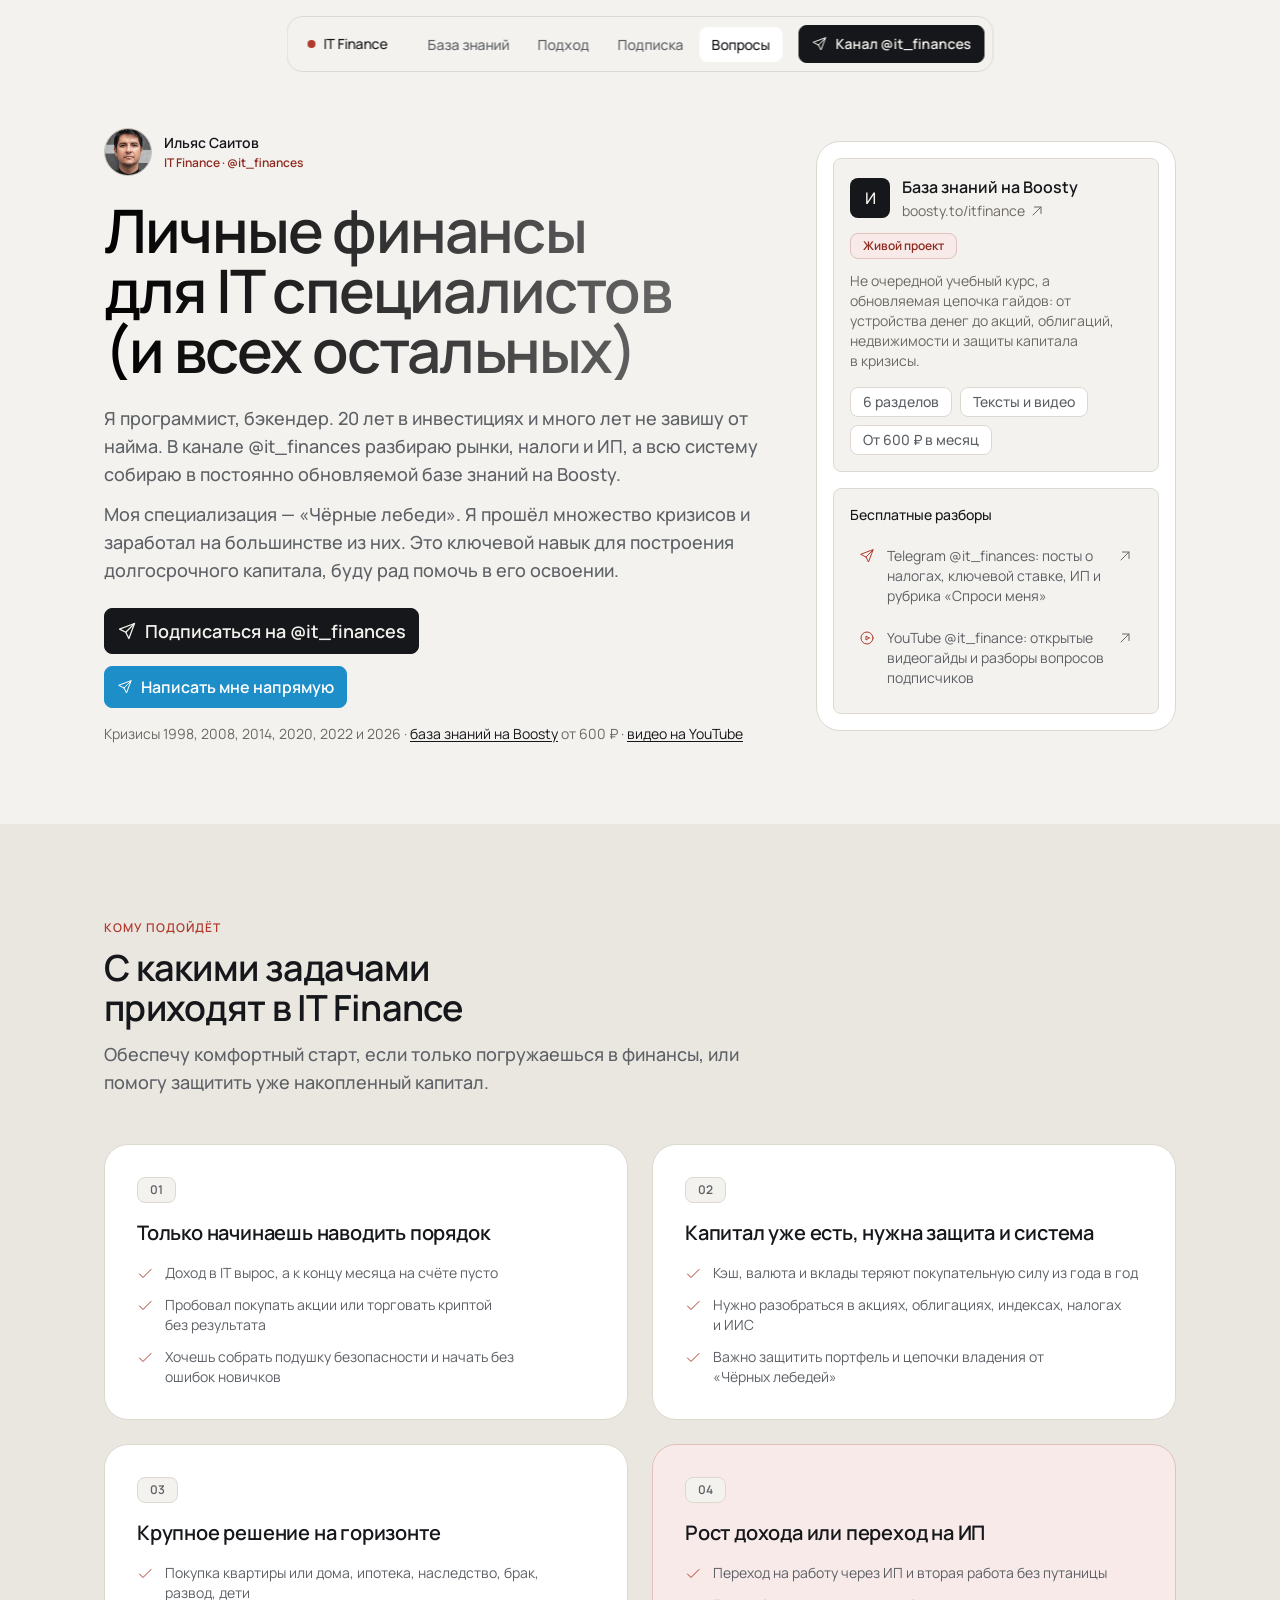
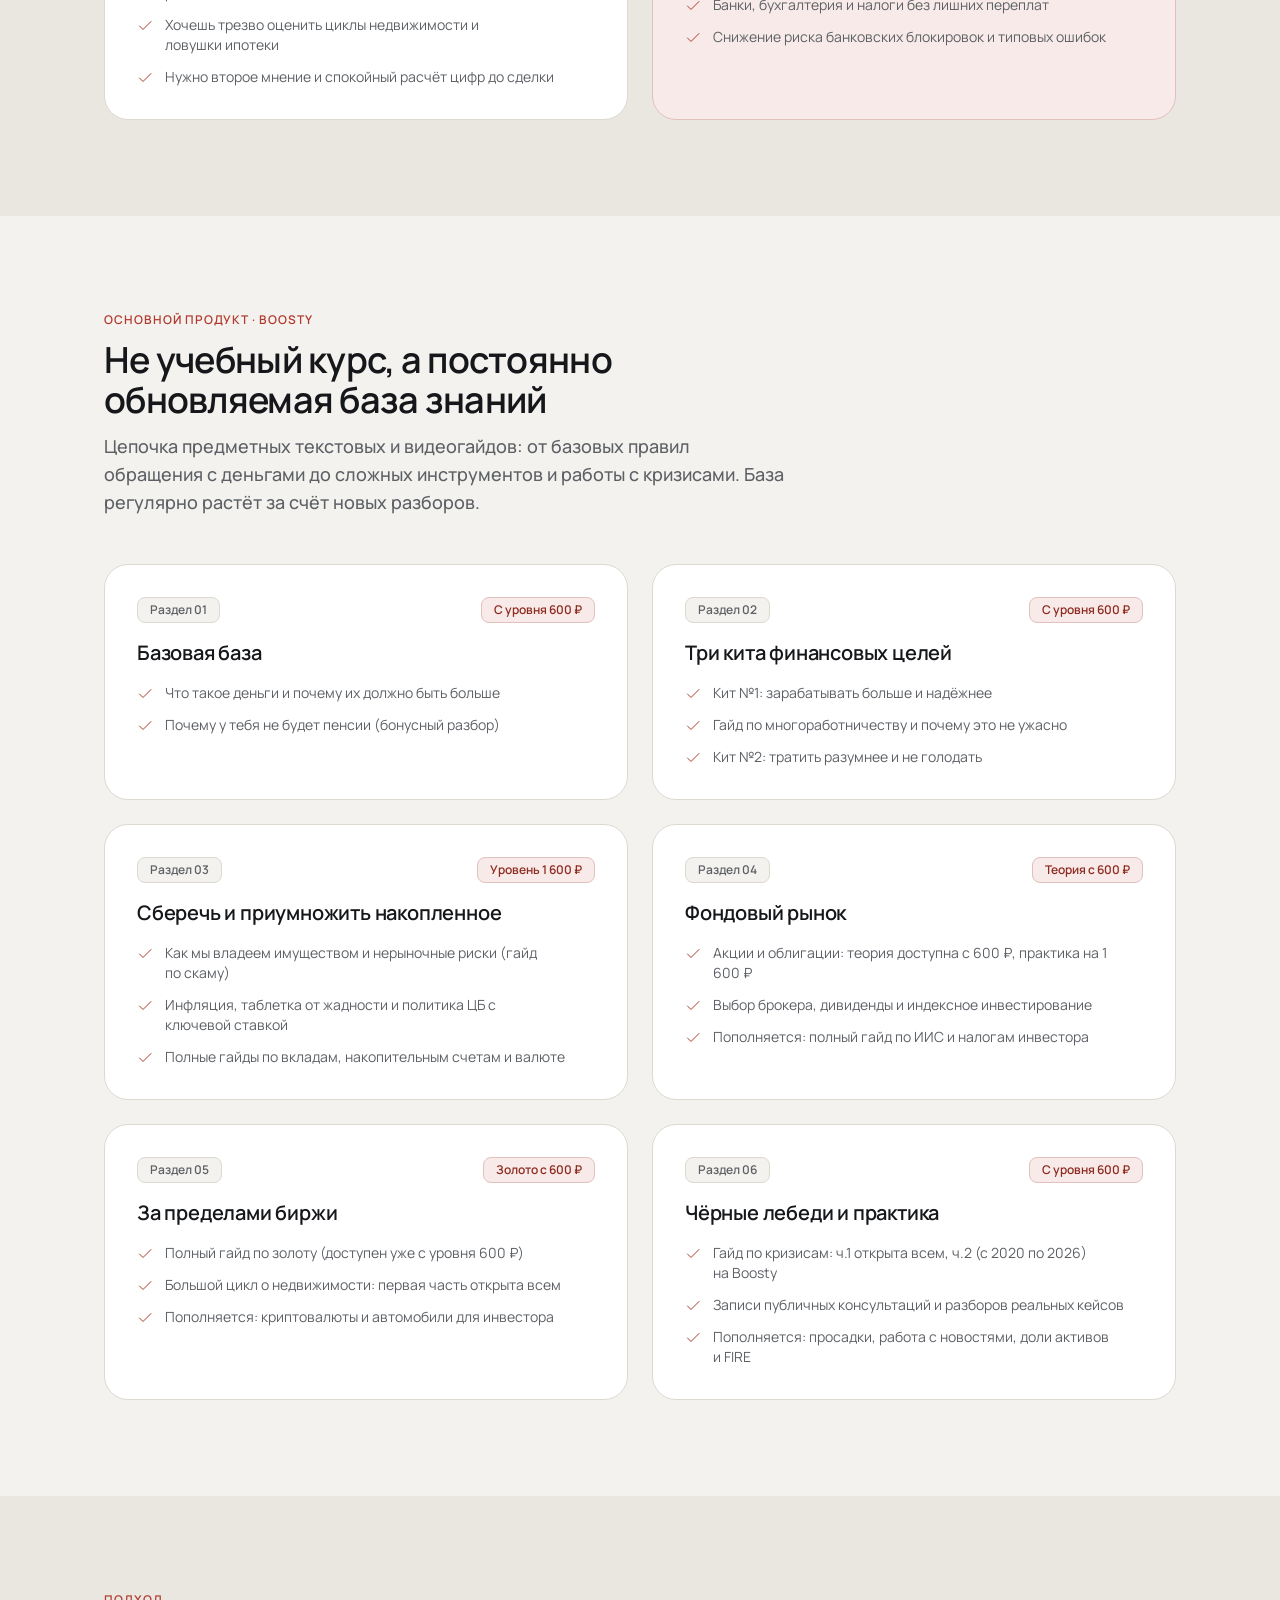
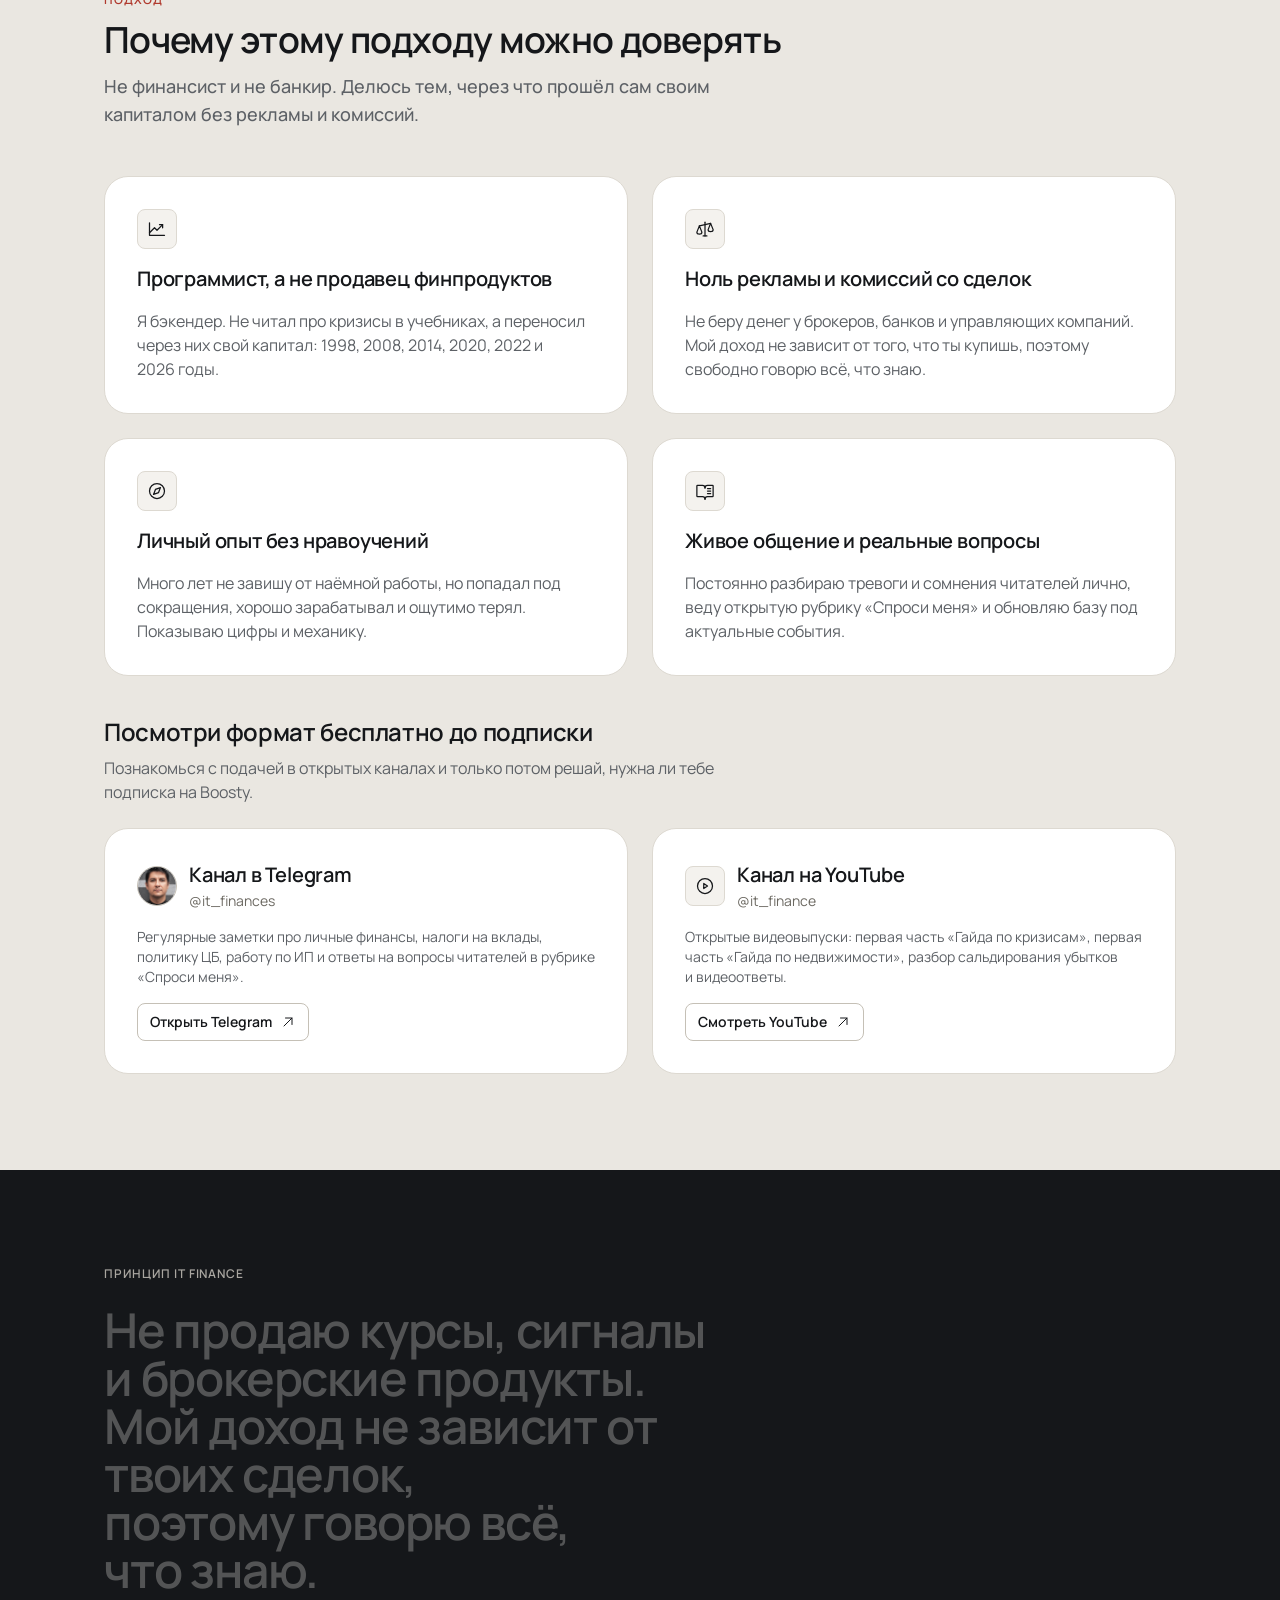
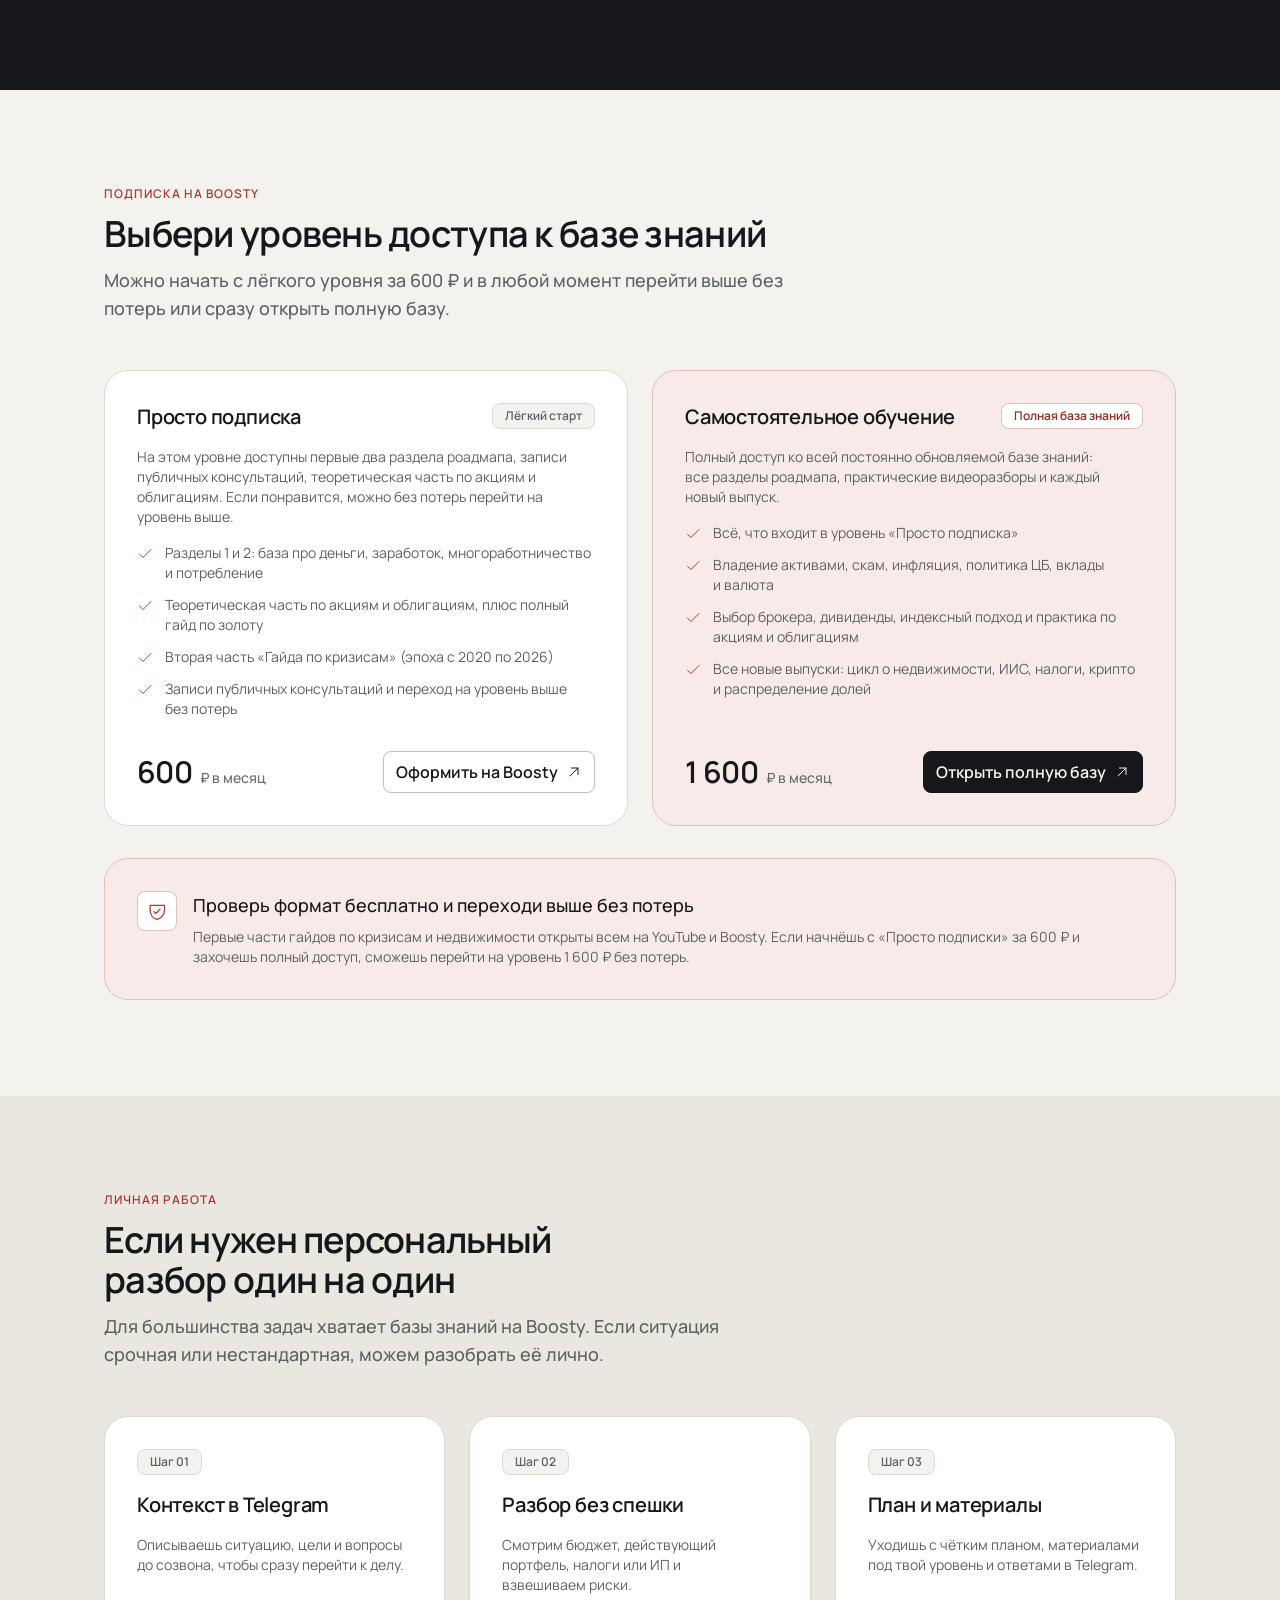
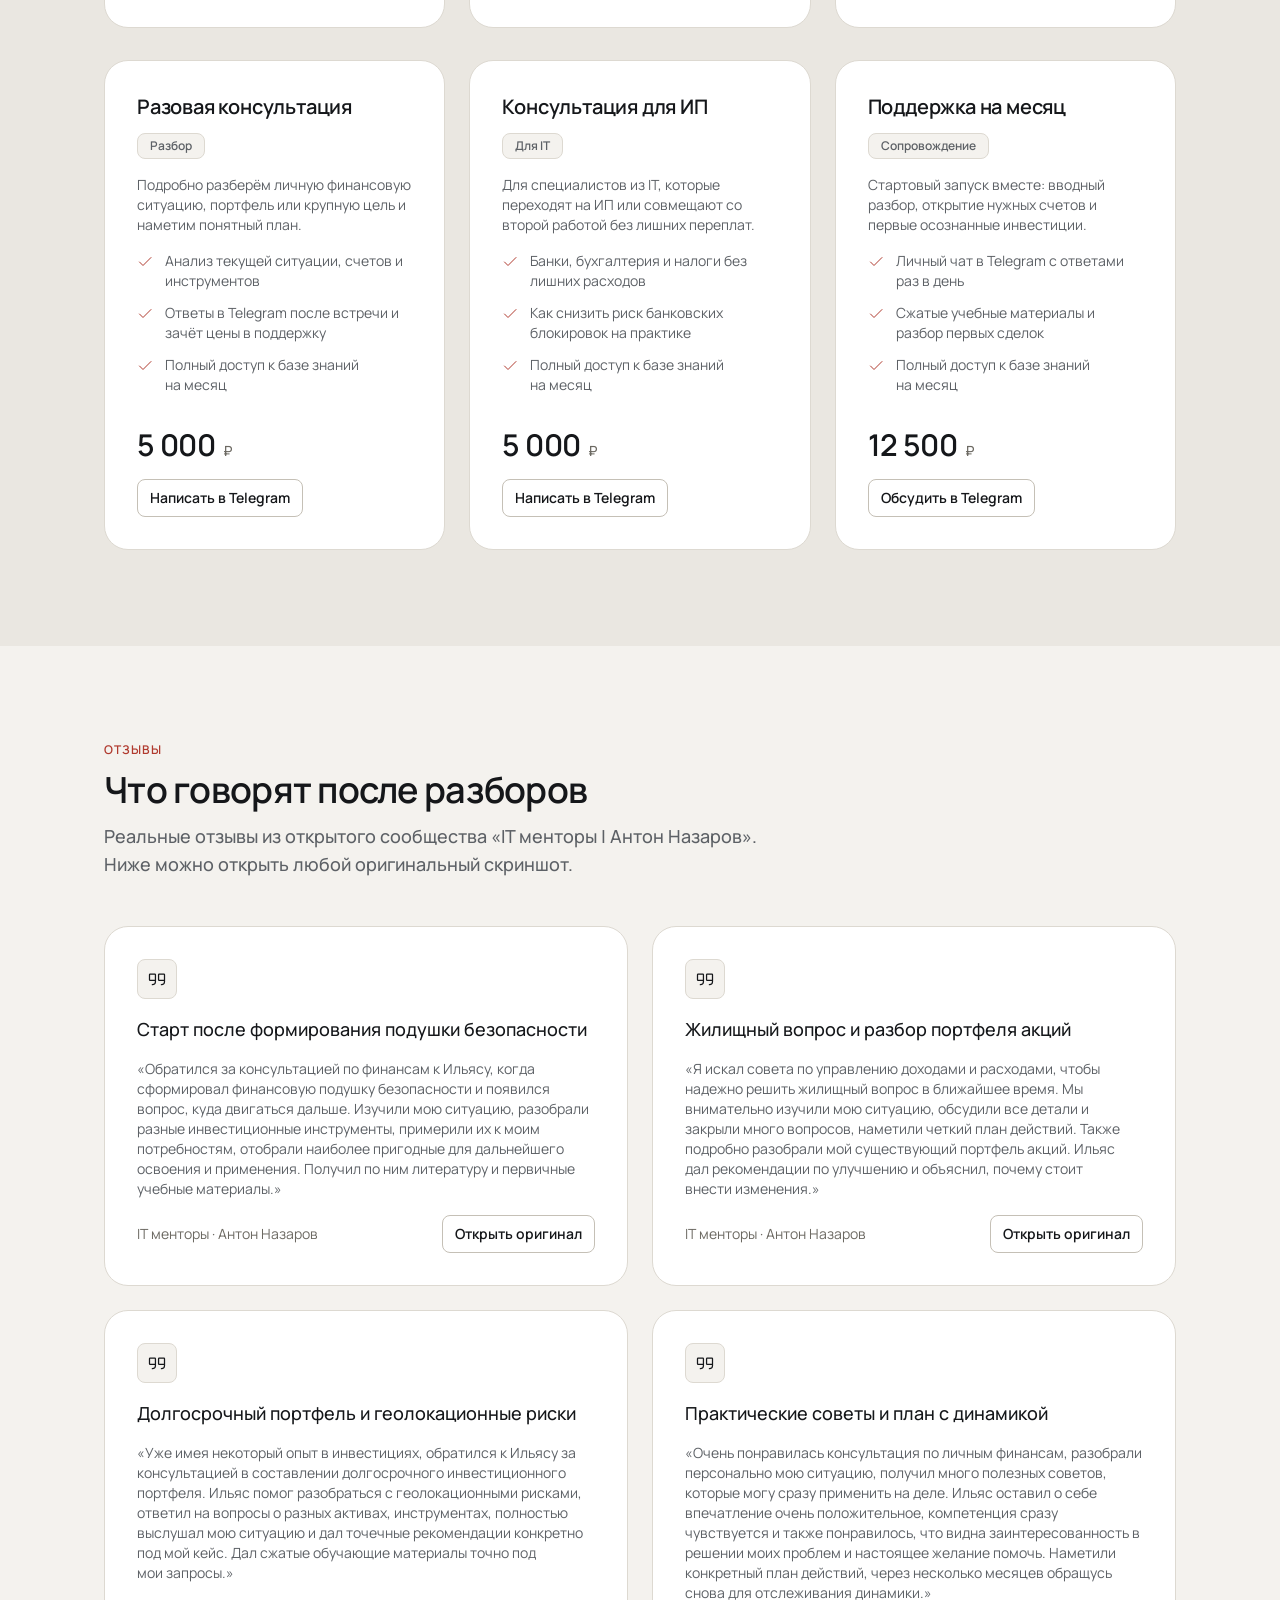
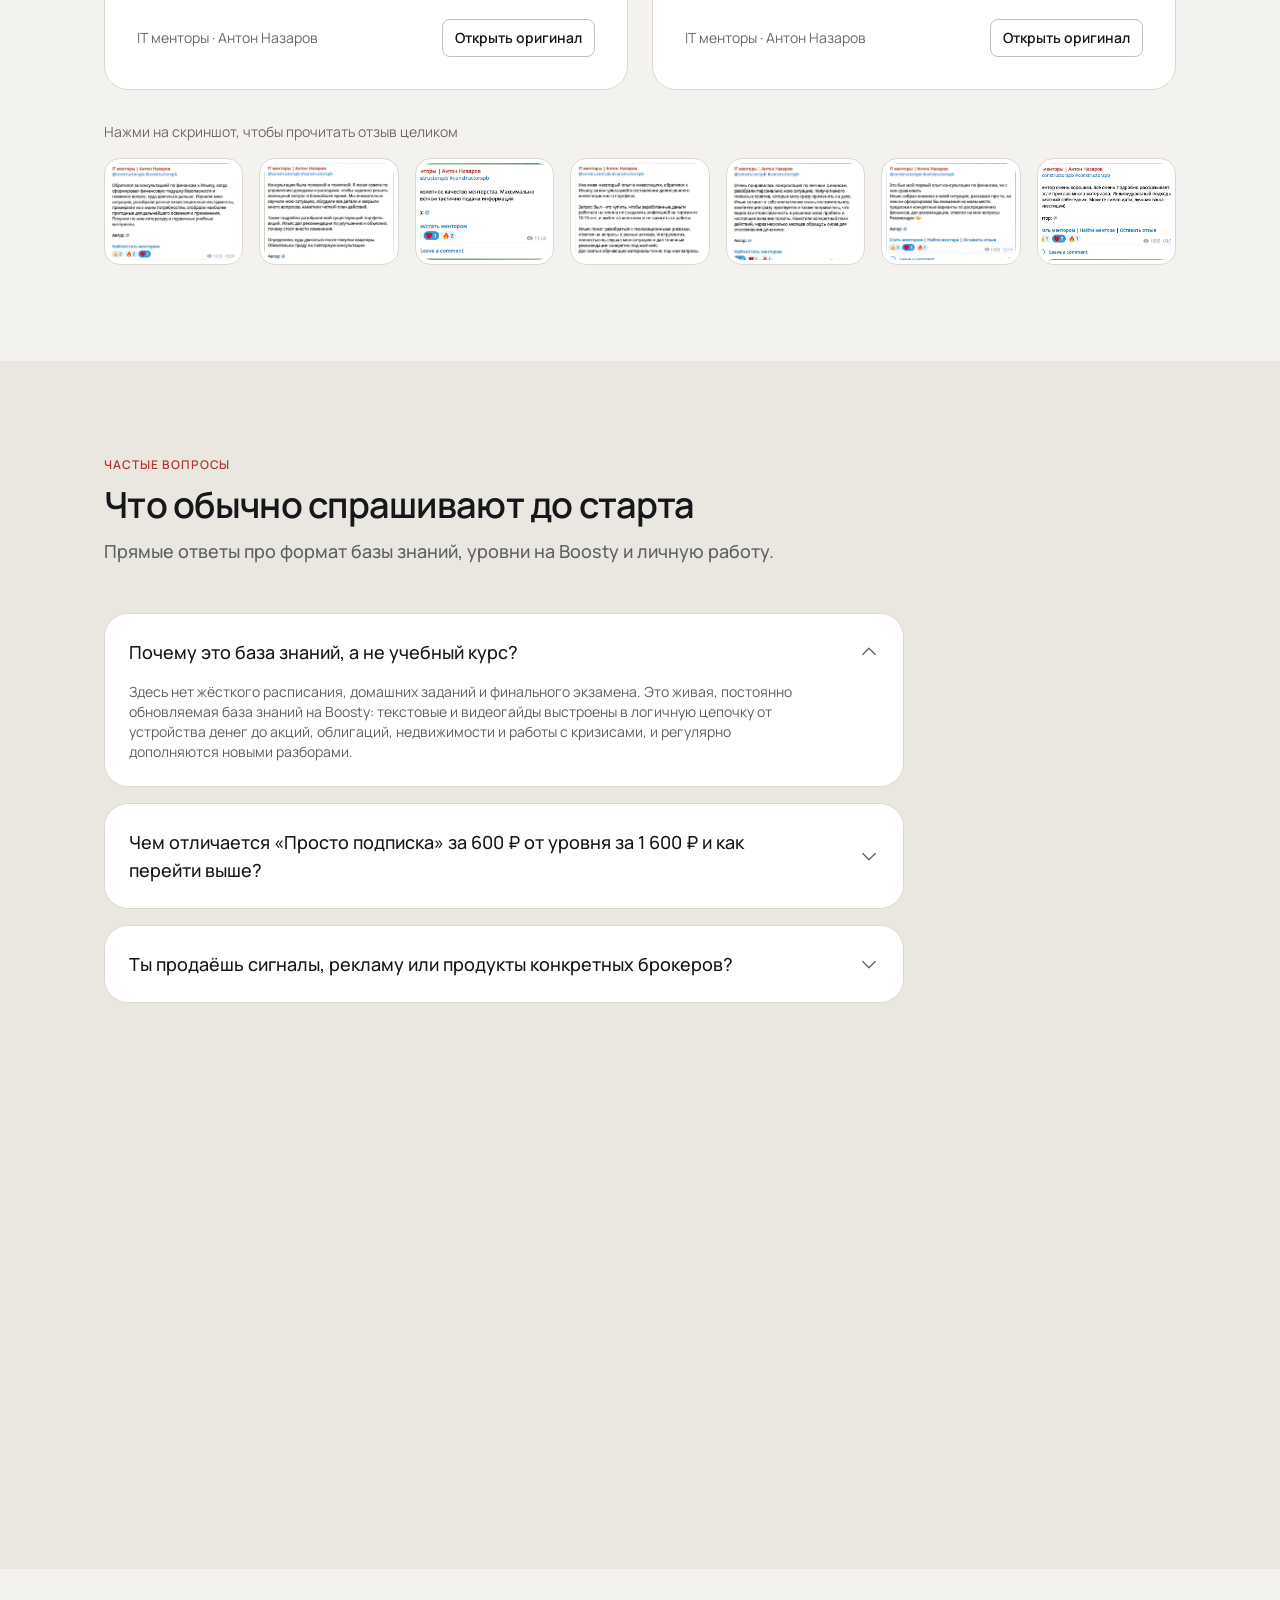
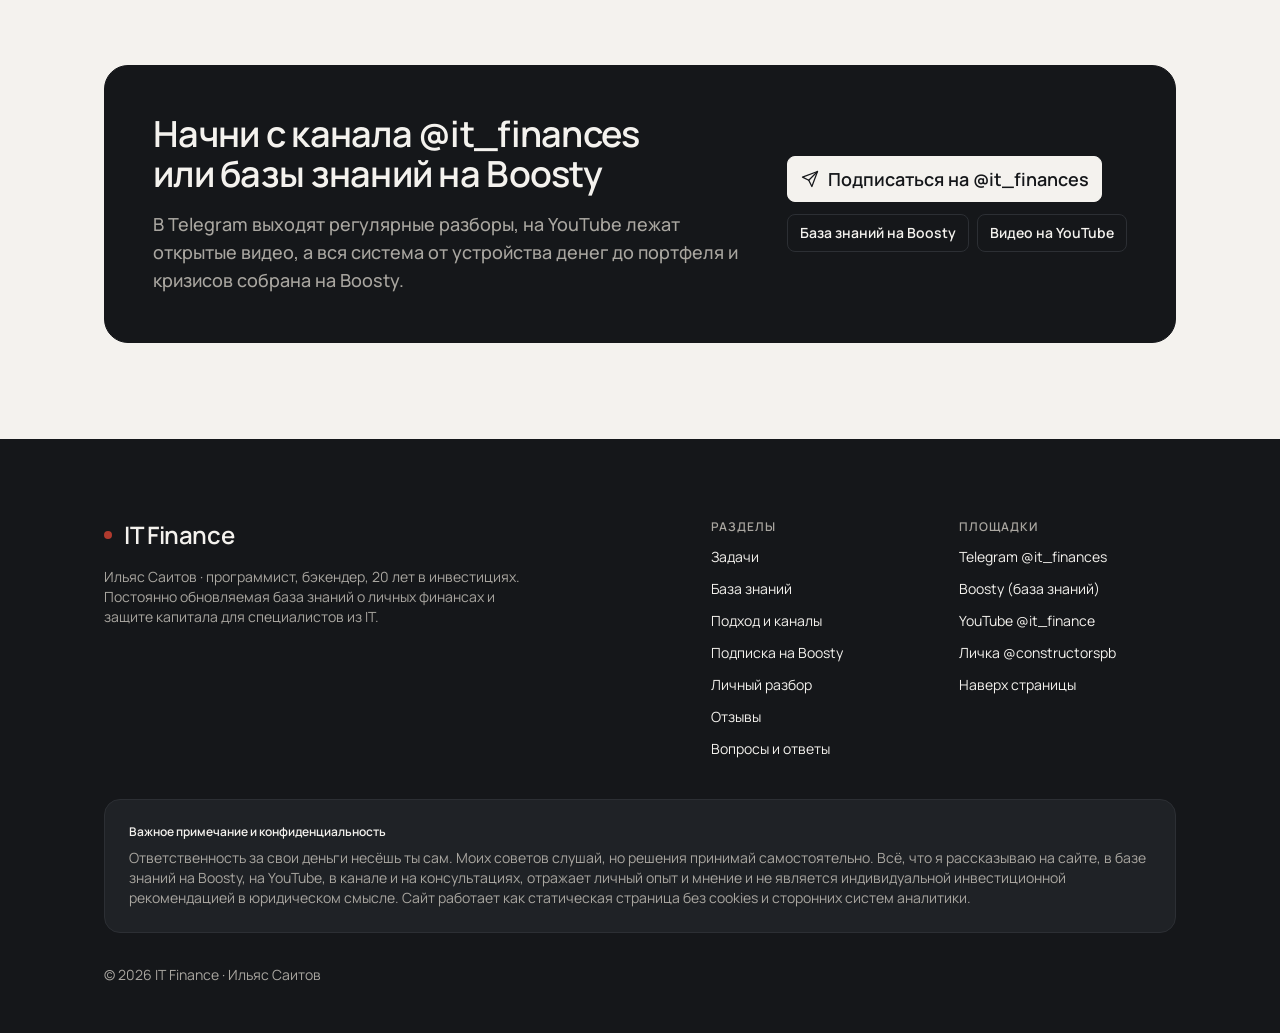
<file: index.html>
<!DOCTYPE html>
<html lang="ru">
<head>
  <meta charset="UTF-8" />
  <meta name="viewport" content="width=device-width, initial-scale=1.0" />
  <title>IT Finance · Ильяс Саитов · База знаний по личным финансам и инвестициям</title>
  <meta name="description" content="Спокойные личные финансы для специалистов из IT. Постоянно обновляемая база знаний на Boosty от 600 ₽, открытые разборы на YouTube и в канале @it_finances." />
  <link rel="canonical" href="https://finance.saitov.info/" />
  <meta property="og:type" content="website" />
  <meta property="og:locale" content="ru_RU" />
  <meta property="og:url" content="https://finance.saitov.info/" />
  <meta property="og:title" content="IT Finance · Ильяс Саитов · База знаний по личным финансам и инвестициям" />
  <meta property="og:description" content="Не учебный курс, а постоянно обновляемая база знаний на Boosty, канал @it_finances в Telegram и открытые видеогайды на YouTube @it_finance." />
  <meta property="og:image" content="https://finance.saitov.info/img/avatar.jpg" />
  <link rel="icon" type="image/svg+xml" href="favicon.svg" />
  <link rel="preconnect" href="https://fonts.googleapis.com" />
  <link rel="preconnect" href="https://fonts.gstatic.com" crossorigin />
  <link href="https://fonts.googleapis.com/css2?family=Manrope:wght@400;500;600&display=swap" rel="stylesheet" />
  <script type="application/ld+json">
  {
    "@context": "https://schema.org",
    "@type": "FAQPage",
    "mainEntity": [
      {
        "@type": "Question",
        "name": "Почему это база знаний, а не учебный курс?",
        "acceptedAnswer": {
          "@type": "Answer",
          "text": "Здесь нет жёсткого расписания, домашних заданий и финального экзамена. Это живая, постоянно обновляемая база знаний на Boosty: текстовые и видеогайды выстроены в логичную цепочку от устройства денег до акций, облигаций, недвижимости и работы с кризисами, и регулярно дополняются новыми разборами."
        }
      },
      {
        "@type": "Question",
        "name": "Чем отличается «Просто подписка» за 600 ₽ от уровня за 1 600 ₽ и как перейти выше?",
        "acceptedAnswer": {
          "@type": "Answer",
          "text": "На уровне «Просто подписка» за 600 ₽ в месяц открыты первые два раздела роадмапа, теоретическая часть по акциям и облигациям, гайд по золоту, вторая часть «Гайда по кризисам» и записи публичных консультаций. Уровень «Самостоятельное обучение» за 1 600 ₽ открывает всю базу целиком, включая практические разборы и все новые выпуски. Если уровень за 600 ₽ понравится, на Boosty можно без потерь перейти выше."
        }
      },
      {
        "@type": "Question",
        "name": "Ты продаёшь сигналы, рекламу или продукты конкретных брокеров?",
        "acceptedAnswer": {
          "@type": "Answer",
          "text": "Нет. Я не даю торговых сигналов, не продаю списки «что купить», не размещаю рекламу и не получаю комиссий от брокеров и управляющих компаний. Мой доход не зависит от твоих сделок, поэтому я свободно делюсь опытом."
        }
      },
      {
        "@type": "Question",
        "name": "Где посмотреть твои материалы бесплатно до подписки?",
        "acceptedAnswer": {
          "@type": "Answer",
          "text": "Регулярные заметки про рынки, налоги, политику ЦБ и ответы на вопросы читателей выходят в Telegram на канале @it_finances. Открытые видео, включая первые части гайдов по кризисам и недвижимости, доступны на YouTube @it_finance и в открытых постах на Boosty."
        }
      },
      {
        "@type": "Question",
        "name": "У меня пока небольшая сумма или только финансовая подушка. Мне не рано?",
        "acceptedAnswer": {
          "@type": "Answer",
          "text": "Не рано. Первые разделы базы знаний и многие вопросы читателей посвящены именно доходу, расходам, финансовой подушке и безопасному старту без типичных ошибок."
        }
      },
      {
        "@type": "Question",
        "name": "Как проходит личная консультация и с чем конкретно я уйду после неё?",
        "acceptedAnswer": {
          "@type": "Answer",
          "text": "Перед созвоном ты кратко описываешь ситуацию и вопросы в Telegram. На встрече мы разбираем счета, бюджет, действующий портфель или переход на ИП. После созвона у тебя остаётся чёткий план действий, подборка материалов под твой уровень и ответы на уточняющие вопросы в Telegram."
        }
      },
      {
        "@type": "Question",
        "name": "Кому подойдёт отдельная консультация по ИП?",
        "acceptedAnswer": {
          "@type": "Answer",
          "text": "Специалистам из IT, которые планируют переход на работу через ИП или совмещение со второй работой. Разбираем выбор банка и бухгалтерии без лишних расходов, налоговые нюансы и способы снизить риск банковских блокировок."
        }
      },
      {
        "@type": "Question",
        "name": "Это официальная инвестиционная рекомендация?",
        "acceptedAnswer": {
          "@type": "Answer",
          "text": "Нет. Всё, чем я делюсь на Boosty, YouTube, в канале и на консультациях, отражает личный опыт и мнение и не является индивидуальной инвестиционной рекомендацией в юридическом смысле. Ответственность за свои деньги и решения всегда несёшь ты сам."
        }
      }
    ]
  }
  </script>
  <style>
    /* ─── Tokens (IT Finance Editorial + Part B) ─────────────────────── */
    :root {
      --bg-page: #F4F2EE;
      --bg-subtle: #EAE7E1;
      --bg-surface: #FFFFFF;
      --bg-surface-hover: #F9F8F5;
      --bg-nav: rgba(244, 242, 238, 0.88);
      --bg-overlay: rgba(244, 242, 238, 0.97);
      --bg-ink: #15171A;
      --bg-ink-hover: #272A2F;
      --bg-ink-subtle: #1F2226;

      --text-primary: #15171A;
      --text-secondary: #5D6166;
      --text-muted: #6C6962;
      --text-on-ink: #F4F2EE;
      --text-on-ink-muted: #A9A6A0;

      --accent: #B03A2E;
      --accent-ink: #8E2B21;
      --accent-soft: #F7EAE8;
      --accent-border: #E2C0BC;

      --border: #DDD9D1;
      --border-strong: #C5C0B6;
      --border-on-ink: #2C2F34;

      --tg-blue: #1E8EC8;
      --tg-blue-hover: #1778AA;

      /* Spacing scale (B2) */
      --space-0: 0px;
      --space-25: 2px;
      --space-50: 4px;
      --space-75: 8px;
      --space-100: 12px;
      --space-200: 16px;
      --space-300: 24px;
      --space-400: 32px;
      --space-500: 40px;
      --space-600: 48px;
      --space-700: 64px;
      --space-800: 80px;
      --space-900: 96px;

      /* Tailwind radius values (B3) */
      --radius-sm: 2px;
      --radius: 4px;
      --radius-md: 6px;
      --radius-lg: 8px;
      --radius-xl: 12px;
      --radius-2xl: 16px;
      --radius-3xl: 24px;
      --radius-full: 9999px;

      /* Motion (B7) */
      --ease: cubic-bezier(0.22, 1, 0.36, 1);
      --duration-layout: 500ms;
      --duration-reveal: 700ms;
      --duration-ui: 300ms;
    }

    /* ─── Base & Reset ───────────────────────────────────────────────── */
    *, *::before, *::after {
      box-sizing: border-box;
      margin: var(--space-0);
      padding: var(--space-0);
    }

    html {
      scroll-behavior: smooth;
      font-size: 16px;
      overflow-x: clip;
    }

    body {
      font-family: 'Manrope', system-ui, sans-serif;
      font-style: normal;
      background-color: var(--bg-page);
      color: var(--text-primary);
      -webkit-font-smoothing: antialiased;
      text-rendering: optimizeLegibility;
      overflow-x: clip;
    }

    a {
      color: inherit;
      text-decoration: none;
    }

    button {
      font: inherit;
      color: inherit;
      background: transparent;
      border: 0;
      cursor: pointer;
    }

    ul, ol {
      list-style: none;
    }

    img {
      display: block;
      max-width: 100%;
    }

    :focus-visible {
      outline: 2px solid var(--accent);
      outline-offset: 2px;
    }

    .nowrap {
      white-space: nowrap;
    }

    .skip-link {
      position: fixed;
      top: var(--space-200);
      left: var(--space-200);
      z-index: 200;
      padding: var(--space-75) var(--space-100);
      border-radius: var(--radius-lg);
      background-color: var(--bg-ink);
      color: var(--text-on-ink);
      transform: translateY(-160px);
      opacity: 0;
      transition: transform var(--duration-ui) var(--ease), opacity var(--duration-ui) var(--ease);
    }

    .skip-link:focus {
      transform: translateY(0);
      opacity: 1;
    }

    /* ─── Named Text Styles (B1) ─────────────────────────────────────── */
    .heading-1 {
      font-size: 60px;
      line-height: 60px;
      font-weight: 600;
      letter-spacing: -0.03em;
      text-wrap: balance;
    }

    .heading-2 {
      font-size: 48px;
      line-height: 48px;
      font-weight: 600;
      letter-spacing: -0.025em;
      text-wrap: balance;
    }

    .heading-3 {
      font-size: 36px;
      line-height: 40px;
      font-weight: 600;
      letter-spacing: -0.02em;
      text-wrap: balance;
    }

    .heading-4 {
      font-size: 30px;
      line-height: 36px;
      font-weight: 600;
      letter-spacing: -0.02em;
      text-wrap: balance;
    }

    .heading-5 {
      font-size: 24px;
      line-height: 32px;
      font-weight: 600;
      letter-spacing: -0.015em;
      text-wrap: balance;
    }

    .heading-6 {
      font-size: 20px;
      line-height: 28px;
      font-weight: 600;
      letter-spacing: -0.01em;
      text-wrap: balance;
    }

    .title-1 { font-size: 20px; line-height: 28px; font-weight: 500; text-wrap: balance; }
    .title-2 { font-size: 18px; line-height: 28px; font-weight: 500; text-wrap: pretty; }
    .title-3 { font-size: 16px; line-height: 24px; font-weight: 500; text-wrap: balance; }
    .title-4 { font-size: 14px; line-height: 20px; font-weight: 500; text-wrap: balance; }
    .title-5 { font-size: 12px; line-height: 16px; font-weight: 500; }

    .body-1 { font-size: 16px; line-height: 24px; font-weight: 600; text-wrap: pretty; }
    .body-2 { font-size: 16px; line-height: 24px; font-weight: 500; text-wrap: pretty; }
    .body-3 { font-size: 16px; line-height: 24px; font-weight: 400; text-wrap: pretty; }
    .body-4 { font-size: 14px; line-height: 20px; font-weight: 600; text-wrap: pretty; }
    .body-5 { font-size: 14px; line-height: 20px; font-weight: 500; text-wrap: pretty; }
    .body-6 { font-size: 14px; line-height: 20px; font-weight: 400; text-wrap: pretty; }

    .button-lg { font-size: 18px; line-height: 28px; font-weight: 600; }
    .button-md { font-size: 16px; line-height: 24px; font-weight: 600; }
    .button-sm { font-size: 14px; line-height: 20px; font-weight: 600; }
    .button-xsm { font-size: 12px; line-height: 16px; font-weight: 600; }

    .caption-1 { font-size: 14px; line-height: 20px; font-weight: 500; }
    .caption-2 { font-size: 14px; line-height: 20px; font-weight: 400; }
    .caption-3 { font-size: 12px; line-height: 16px; font-weight: 600; }
    .caption-4 { font-size: 12px; line-height: 16px; font-weight: 500; }
    .caption-5 { font-size: 12px; line-height: 16px; font-weight: 400; }

    @media (max-width: 640px) {
      .heading-1 {
        font-size: 30px;
        line-height: 36px;
      }

      .heading-2 {
        font-size: 30px;
        line-height: 36px;
      }

      .heading-3 {
        font-size: 30px;
        line-height: 36px;
      }
    }

    /* ─── Layout & Surfaces ──────────────────────────────────────────── */
    .container {
      width: 100%;
      max-width: 1120px;
      margin: var(--space-0) auto;
      padding: var(--space-0) var(--space-300);
    }

    .section {
      padding: var(--space-900) var(--space-0);
      scroll-margin-top: var(--space-900);
    }

    .section-subtle {
      background-color: var(--bg-subtle);
    }

    .section-header {
      max-width: 680px;
      margin-bottom: var(--space-600);
      display: flex;
      flex-direction: column;
      gap: var(--space-100);
    }

    .section-kicker {
      color: var(--accent);
      text-transform: uppercase;
      letter-spacing: 0.08em;
    }

    .section-lead {
      color: var(--text-secondary);
    }

    @media (max-width: 640px) {
      .container {
        padding: var(--space-0) var(--space-200);
      }

      .section {
        padding: var(--space-700) var(--space-0);
        scroll-margin-top: var(--space-800);
      }

      .section-header {
        margin-bottom: var(--space-400);
      }
    }

    /* ─── Buttons & Icons (B2, B6, B9) ──────────────────────────────── */
    .icon {
      width: 20px;
      height: 20px;
      flex-shrink: 0;
    }

    .icon-sm {
      width: 16px;
      height: 16px;
      flex-shrink: 0;
    }

    .btn {
      display: inline-flex;
      align-items: center;
      justify-content: center;
      gap: var(--space-75);
      padding: var(--space-75) var(--space-100);
      border-radius: var(--radius-lg);
      border: 1px solid transparent;
      white-space: nowrap;
      transition:
        background-color var(--duration-ui) var(--ease),
        border-color var(--duration-ui) var(--ease),
        color var(--duration-ui) var(--ease),
        transform var(--duration-ui) var(--ease);
    }

    .btn:active {
      transform: scale(0.98);
    }

    .btn-primary {
      background-color: var(--bg-ink);
      color: var(--text-on-ink);
      border-color: var(--bg-ink);
    }

    .btn-primary:hover {
      background-color: var(--bg-ink-hover);
      border-color: var(--bg-ink-hover);
      transform: translateY(-2px);
    }

    .btn-telegram {
      background-color: var(--tg-blue);
      color: #FFFFFF;
      border-color: var(--tg-blue);
    }

    .btn-telegram:hover {
      background-color: var(--tg-blue-hover);
      border-color: var(--tg-blue-hover);
      transform: translateY(-2px);
    }

    .btn-accent {
      background-color: var(--accent);
      color: var(--text-on-ink);
      border-color: var(--accent);
    }

    .btn-accent:hover {
      background-color: var(--accent-ink);
      border-color: var(--accent-ink);
      transform: translateY(-2px);
    }

    .btn-secondary {
      background-color: var(--bg-surface);
      color: var(--text-primary);
      border-color: var(--border-strong);
    }

    .btn-secondary:hover {
      background-color: var(--bg-surface-hover);
      border-color: var(--text-primary);
      transform: translateY(-2px);
    }

    .btn-light {
      background-color: var(--text-on-ink);
      color: var(--text-primary);
      border-color: var(--text-on-ink);
    }

    .btn-light:hover {
      background-color: var(--bg-surface);
      border-color: var(--bg-surface);
      transform: translateY(-2px);
    }

    .btn-ghost-dark {
      background-color: transparent;
      color: var(--text-on-ink);
      border-color: var(--border-on-ink);
    }

    .btn-ghost-dark:hover {
      background-color: var(--bg-ink-subtle);
      border-color: var(--text-on-ink-muted);
      transform: translateY(-2px);
    }

    /* ─── Floating Navigation (B7) ───────────────────────────────────── */
    .site-header {
      position: fixed;
      top: var(--space-200);
      left: 50%;
      transform: translateX(-50%);
      z-index: 120;
      width: fit-content;
      max-width: calc(100% - 32px);
    }

    .nav-bar {
      display: flex;
      align-items: center;
      gap: var(--space-200);
      padding: var(--space-75);
      border-radius: var(--radius-2xl);
      background-color: var(--bg-nav);
      border: 1px solid var(--border);
      backdrop-filter: blur(16px);
      -webkit-backdrop-filter: blur(16px);
    }

    .nav-brand {
      display: inline-flex;
      align-items: center;
      gap: var(--space-75);
      padding: var(--space-75) var(--space-100);
      border-radius: var(--radius-lg);
      white-space: nowrap;
      transition: background-color var(--duration-ui) var(--ease);
    }

    .nav-brand:hover {
      background-color: var(--bg-surface-hover);
    }

    .brand-dot {
      width: 8px;
      height: 8px;
      border-radius: var(--radius-full);
      background-color: var(--accent);
      flex-shrink: 0;
    }

    .nav-links {
      display: flex;
      align-items: center;
      gap: var(--space-50);
    }

    .nav-link {
      padding: var(--space-75) var(--space-100);
      border-radius: var(--radius-lg);
      color: var(--text-secondary);
      white-space: nowrap;
      transition:
        background-color var(--duration-ui) var(--ease),
        color var(--duration-ui) var(--ease);
    }

    .nav-link:hover {
      background-color: var(--bg-surface-hover);
      color: var(--text-primary);
    }

    .nav-link.is-active {
      background-color: var(--bg-surface);
      color: var(--text-primary);
    }

    .nav-actions {
      display: flex;
      align-items: center;
      gap: var(--space-75);
    }

    .nav-toggle {
      display: none;
      width: 36px;
      height: 36px;
      border-radius: var(--radius-lg);
      border: 1px solid var(--border);
      background-color: var(--bg-surface);
      align-items: center;
      justify-content: center;
      position: relative;
      transition: background-color var(--duration-ui) var(--ease);
    }

    .nav-toggle:hover {
      background-color: var(--bg-surface-hover);
    }

    .nav-toggle-line {
      position: absolute;
      width: 16px;
      height: 2px;
      border-radius: var(--radius-full);
      background-color: var(--text-primary);
      transition: transform var(--duration-ui) var(--ease);
    }

    .nav-toggle-line-top {
      transform: translateY(-4px);
    }

    .nav-toggle-line-bottom {
      transform: translateY(4px);
    }

    .nav-toggle[aria-expanded="true"] .nav-toggle-line-top {
      transform: translateY(0) rotate(45deg);
    }

    .nav-toggle[aria-expanded="true"] .nav-toggle-line-bottom {
      transform: translateY(0) rotate(-45deg);
    }

    .mobile-menu {
      position: fixed;
      inset: 0;
      z-index: 110;
      background-color: var(--bg-overlay);
      backdrop-filter: blur(20px);
      -webkit-backdrop-filter: blur(20px);
      display: flex;
      flex-direction: column;
      justify-content: center;
      padding: var(--space-800) var(--space-300) var(--space-500);
      opacity: 0;
      pointer-events: none;
      transition: opacity var(--duration-layout) var(--ease);
    }

    .mobile-menu.is-open {
      opacity: 1;
      pointer-events: auto;
    }

    .mobile-menu-list {
      display: flex;
      flex-direction: column;
      gap: var(--space-200);
      max-width: 360px;
      width: 100%;
      margin: var(--space-0) auto;
    }

    .mobile-menu-item {
      opacity: 0;
      transform: translateY(24px);
      transition:
        transform var(--duration-layout) var(--ease),
        opacity var(--duration-layout) var(--ease);
    }

    .mobile-menu.is-open .mobile-menu-item {
      opacity: 1;
      transform: translateY(0);
    }

    .mobile-menu.is-open .mobile-menu-item:nth-child(1) { transition-delay: 0ms; }
    .mobile-menu.is-open .mobile-menu-item:nth-child(2) { transition-delay: 60ms; }
    .mobile-menu.is-open .mobile-menu-item:nth-child(3) { transition-delay: 120ms; }
    .mobile-menu.is-open .mobile-menu-item:nth-child(4) { transition-delay: 180ms; }
    .mobile-menu.is-open .mobile-menu-item:nth-child(5) { transition-delay: 240ms; }
    .mobile-menu.is-open .mobile-menu-item:nth-child(6) { transition-delay: 300ms; }

    .mobile-menu-link {
      display: block;
      padding: var(--space-100) var(--space-200);
      border-radius: var(--radius-xl);
      color: var(--text-primary);
      border: 1px solid var(--border);
      background-color: var(--bg-surface);
    }

    .mobile-menu-cta {
      width: 100%;
    }

    @media (max-width: 860px) {
      .site-header {
        width: calc(100% - 32px);
      }

      .nav-bar {
        width: 100%;
        justify-content: space-between;
      }

      .nav-links {
        display: none;
      }

      .nav-toggle {
        display: inline-flex;
      }
    }

    @media (max-width: 440px) {
      .nav-cta-text {
        display: none;
      }
    }

    /* ─── Hero (B5) ──────────────────────────────────────────────────── */
    .hero {
      padding: calc(var(--space-900) + var(--space-400)) var(--space-0) var(--space-800);
    }

    .hero-grid {
      display: grid;
      grid-template-columns: minmax(0, 680px) minmax(0, 1fr);
      gap: var(--space-400);
      align-items: center;
    }

    .hero-copy {
      max-width: 680px;
      display: flex;
      flex-direction: column;
      align-items: flex-start;
      gap: var(--space-300);
    }

    .hero-author {
      display: inline-flex;
      align-items: center;
      gap: var(--space-100);
    }

    .hero-author-avatar {
      width: 48px;
      height: 48px;
      border-radius: var(--radius-full);
      border: 1px solid var(--border-strong);
      object-fit: cover;
      object-position: center 20%;
      flex-shrink: 0;
    }

    .hero-author-meta {
      display: flex;
      flex-direction: column;
      gap: var(--space-25);
    }

    .hero-author-tag {
      color: var(--accent-ink);
    }

    .hero-title {
      max-width: 680px;
      background-image: linear-gradient(90deg, #000000 0%, #666666 100%);
      -webkit-background-clip: text;
      background-clip: text;
      color: transparent;
    }

    .hero-lead {
      max-width: 680px;
      display: flex;
      flex-direction: column;
      gap: var(--space-100);
    }

    .hero-subtitle {
      max-width: 680px;
      color: var(--text-secondary);
    }

    .hero-cta-wrap {
      display: flex;
      flex-direction: column;
      align-items: flex-start;
      gap: var(--space-200);
    }

    .hero-cta-buttons {
      display: flex;
      flex-direction: column;
      align-items: flex-start;
      gap: var(--space-100);
    }

    .hero-proof {
      color: var(--text-muted);
    }

    .inline-link {
      color: var(--text-primary);
      text-decoration: underline;
      text-underline-offset: 2px;
      transition: color var(--duration-ui) var(--ease);
    }

    .inline-link:hover {
      color: var(--accent-ink);
    }

    .preview-card {
      background-color: var(--bg-surface);
      border: 1px solid var(--border);
      border-radius: var(--radius-3xl);
      padding: var(--space-200);
      display: flex;
      flex-direction: column;
      gap: var(--space-200);
    }

    .preview-box {
      background-color: var(--bg-page);
      border: 1px solid var(--border);
      border-radius: var(--radius-lg);
      padding: var(--space-200);
      display: flex;
      flex-direction: column;
      gap: var(--space-100);
    }

    .preview-box-link {
      transition:
        background-color var(--duration-ui) var(--ease),
        border-color var(--duration-ui) var(--ease),
        transform var(--duration-ui) var(--ease);
    }

    .preview-box-link:hover {
      background-color: var(--bg-surface);
      border-color: var(--border-strong);
      transform: translateY(-2px);
    }

    .preview-box-link:active {
      transform: scale(0.98);
    }

    .preview-meta-link {
      display: inline-flex;
      align-items: center;
      gap: var(--space-50);
    }

    .preview-head {
      display: flex;
      align-items: center;
      justify-content: space-between;
      flex-wrap: wrap;
      gap: var(--space-100);
    }

    .preview-channel {
      display: flex;
      align-items: center;
      gap: var(--space-100);
    }

    .preview-avatar {
      width: 40px;
      height: 40px;
      border-radius: var(--radius-lg);
      background-color: var(--bg-ink);
      color: var(--text-on-ink);
      display: flex;
      align-items: center;
      justify-content: center;
      flex-shrink: 0;
    }

    .preview-meta {
      color: var(--text-muted);
    }

    .preview-badge {
      padding: var(--space-50) var(--space-100);
      border-radius: var(--radius-lg);
      background-color: var(--accent-soft);
      border: 1px solid var(--accent-border);
      color: var(--accent-ink);
      white-space: nowrap;
    }

    .preview-topics {
      display: flex;
      flex-wrap: wrap;
      gap: var(--space-75);
      margin-top: var(--space-50);
    }

    .topic-tag {
      padding: var(--space-50) var(--space-100);
      border-radius: var(--radius-lg);
      background-color: var(--bg-surface);
      border: 1px solid var(--border);
      color: var(--text-secondary);
    }

    .preview-channels-list {
      display: flex;
      flex-direction: column;
      gap: var(--space-50);
    }

    .preview-channel-link {
      display: flex;
      align-items: flex-start;
      justify-content: space-between;
      gap: var(--space-100);
      padding: var(--space-75);
      border-radius: var(--radius-lg);
      border: 1px solid transparent;
      color: var(--text-secondary);
      transition:
        background-color var(--duration-ui) var(--ease),
        border-color var(--duration-ui) var(--ease),
        color var(--duration-ui) var(--ease),
        transform var(--duration-ui) var(--ease);
    }

    .preview-channel-link:hover {
      background-color: var(--bg-surface);
      border-color: var(--border);
      color: var(--text-primary);
    }

    .preview-channel-link:active {
      transform: scale(0.98);
    }

    .preview-channel-body {
      display: flex;
      align-items: flex-start;
      gap: var(--space-100);
    }

    .preview-channel-icon {
      color: var(--accent);
      margin-top: var(--space-25);
    }

    .preview-channel-arrow {
      color: var(--text-muted);
      margin-top: var(--space-25);
    }

    @media (max-width: 960px) {
      .hero-grid {
        grid-template-columns: 1fr;
        gap: var(--space-500);
      }
    }

    @media (max-width: 640px) {
      .hero {
        padding: calc(var(--space-800) + var(--space-200)) var(--space-0) var(--space-600);
      }

      .hero-copy {
        gap: var(--space-200);
      }
    }

    /* ─── Cards Grid ─────────────────────────────────────────────────── */
    .grid-2 {
      display: grid;
      grid-template-columns: repeat(2, minmax(0, 1fr));
      gap: var(--space-300);
    }

    .grid-3 {
      display: grid;
      grid-template-columns: repeat(3, minmax(0, 1fr));
      gap: var(--space-300);
    }

    .card {
      background-color: var(--bg-surface);
      border: 1px solid var(--border);
      border-radius: var(--radius-3xl);
      padding: var(--space-400);
      display: flex;
      flex-direction: column;
      gap: var(--space-200);
      transition:
        border-color var(--duration-ui) var(--ease),
        transform var(--duration-layout) var(--ease);
    }

    .card:hover {
      border-color: var(--border-strong);
      transform: translateY(-2px);
    }

    .card-featured {
      border-color: var(--accent-border);
      background-color: var(--accent-soft);
    }

    .card-featured:hover {
      border-color: var(--accent);
    }

    .card-head-row {
      display: flex;
      align-items: center;
      justify-content: space-between;
      gap: var(--space-100);
      flex-wrap: wrap;
    }

    .card-index {
      display: inline-flex;
      align-items: center;
      justify-content: center;
      width: fit-content;
      padding: var(--space-50) var(--space-100);
      border-radius: var(--radius-lg);
      background-color: var(--bg-page);
      border: 1px solid var(--border);
      color: var(--text-secondary);
    }

    .card-badge-accent {
      display: inline-flex;
      align-items: center;
      padding: var(--space-50) var(--space-100);
      border-radius: var(--radius-lg);
      background-color: var(--accent-soft);
      border: 1px solid var(--accent-border);
      color: var(--accent-ink);
      white-space: nowrap;
    }

    .card-badge-surface {
      display: inline-flex;
      align-items: center;
      padding: var(--space-50) var(--space-100);
      border-radius: var(--radius-lg);
      background-color: var(--bg-surface);
      border: 1px solid var(--accent-border);
      color: var(--accent-ink);
      white-space: nowrap;
    }

    .card-icon-box {
      width: 40px;
      height: 40px;
      border-radius: var(--radius-lg);
      background-color: var(--bg-page);
      border: 1px solid var(--border);
      color: var(--text-primary);
      display: flex;
      align-items: center;
      justify-content: center;
      flex-shrink: 0;
    }

    .card-list {
      display: flex;
      flex-direction: column;
      gap: var(--space-100);
    }

    .card-list-item {
      display: flex;
      align-items: flex-start;
      gap: var(--space-100);
      color: var(--text-secondary);
    }

    .card-list-icon {
      color: var(--accent);
      margin-top: var(--space-25);
    }

    @media (max-width: 900px) {
      .grid-2,
      .grid-3 {
        grid-template-columns: 1fr;
      }
    }

    @media (max-width: 640px) {
      .card {
        padding: var(--space-200);
      }
    }

    /* ─── Open Free Channels Strip ───────────────────────────────────── */
    .open-channels-wrap {
      margin-top: var(--space-500);
      display: flex;
      flex-direction: column;
      gap: var(--space-300);
    }

    .open-channels-head {
      max-width: 680px;
      display: flex;
      flex-direction: column;
      gap: var(--space-75);
    }

    .channel-card {
      justify-content: space-between;
    }

    .channel-card-top {
      display: flex;
      flex-direction: column;
      gap: var(--space-200);
    }

    .channel-card-head {
      display: flex;
      align-items: center;
      gap: var(--space-100);
    }

    .channel-avatar {
      width: 40px;
      height: 40px;
      border-radius: var(--radius-full);
      border: 1px solid var(--border-strong);
      object-fit: cover;
      object-position: center 20%;
      flex-shrink: 0;
    }

    /* ─── Tagline Reveal (B11) ───────────────────────────────────────── */
    .tagline-section {
      background-color: var(--bg-ink);
      color: var(--text-on-ink);
      padding: var(--space-900) var(--space-0);
    }

    .tagline-wrap {
      max-width: 680px;
      display: flex;
      flex-direction: column;
      gap: var(--space-300);
    }

    .tagline-kicker {
      color: var(--text-on-ink-muted);
      text-transform: uppercase;
      letter-spacing: 0.08em;
    }

    .tagline-word {
      opacity: 0.28;
      transition: opacity var(--duration-layout) var(--ease);
    }

    .tagline-word.is-active {
      opacity: 1;
    }

    @media (max-width: 640px) {
      .tagline-section {
        padding: var(--space-700) var(--space-0);
      }
    }

    /* ─── Pricing / Boosty & Personal Formats ────────────────────────── */
    .format-card {
      justify-content: space-between;
    }

    .format-top {
      display: flex;
      flex-direction: column;
      gap: var(--space-200);
    }

    .format-head {
      display: flex;
      align-items: flex-start;
      justify-content: space-between;
      gap: var(--space-100);
      flex-wrap: wrap;
    }

    .format-desc {
      color: var(--text-secondary);
    }

    .format-bottom {
      display: flex;
      align-items: center;
      justify-content: space-between;
      gap: var(--space-200);
      padding-top: var(--space-200);
      flex-wrap: wrap;
    }

    .format-price-row {
      display: flex;
      align-items: baseline;
      gap: var(--space-75);
    }

    .format-unit {
      color: var(--text-muted);
    }

    .risk-box {
      margin-top: var(--space-400);
      background-color: var(--accent-soft);
      border: 1px solid var(--accent-border);
      border-radius: var(--radius-3xl);
      padding: var(--space-400);
      display: flex;
      align-items: flex-start;
      gap: var(--space-200);
    }

    .risk-icon {
      width: 40px;
      height: 40px;
      border-radius: var(--radius-lg);
      background-color: var(--bg-surface);
      border: 1px solid var(--accent-border);
      color: var(--accent);
      display: flex;
      align-items: center;
      justify-content: center;
      flex-shrink: 0;
    }

    .risk-copy {
      display: flex;
      flex-direction: column;
      gap: var(--space-75);
    }

    .risk-copy p {
      color: var(--text-secondary);
    }

    .process-strip {
      margin-bottom: var(--space-400);
    }

    @media (max-width: 640px) {
      .risk-box {
        padding: var(--space-200);
        flex-direction: column;
      }
    }

    /* ─── Reviews ────────────────────────────────────────────────────── */
    .review-card {
      justify-content: space-between;
    }

    .review-top {
      display: flex;
      flex-direction: column;
      gap: var(--space-200);
    }

    .review-footer {
      display: flex;
      align-items: center;
      justify-content: space-between;
      gap: var(--space-200);
      flex-wrap: wrap;
    }

    .review-source {
      color: var(--text-muted);
    }

    .review-thumbs-wrap {
      margin-top: var(--space-400);
      display: flex;
      flex-direction: column;
      gap: var(--space-200);
    }

    .review-thumbs-header {
      display: flex;
      align-items: center;
      justify-content: space-between;
      gap: var(--space-200);
      flex-wrap: wrap;
    }

    .review-thumbs-grid {
      display: grid;
      grid-template-columns: repeat(7, minmax(0, 1fr));
      gap: var(--space-200);
    }

    .thumb-btn {
      padding: var(--space-50);
      border-radius: var(--radius-2xl);
      border: 1px solid var(--border);
      background-color: var(--bg-surface);
      overflow: hidden;
      transition:
        border-color var(--duration-ui) var(--ease),
        transform var(--duration-layout) var(--ease);
    }

    .thumb-btn:hover {
      border-color: var(--text-primary);
      transform: translateY(-2px);
    }

    .thumb-btn img {
      width: 100%;
      aspect-ratio: 4 / 3;
      object-fit: cover;
      object-position: top;
      border-radius: var(--radius-xl);
    }

    @media (max-width: 900px) {
      .review-thumbs-grid {
        grid-template-columns: repeat(4, minmax(0, 1fr));
      }
    }

    @media (max-width: 640px) {
      .review-thumbs-grid {
        grid-template-columns: repeat(2, minmax(0, 1fr));
        gap: var(--space-100);
      }
    }

    /* ─── Lightbox Dialog ────────────────────────────────────────────── */
    dialog.lightbox {
      margin: auto;
      max-width: 680px;
      width: calc(100% - 32px);
      padding: var(--space-200);
      border-radius: var(--radius-3xl);
      border: 1px solid var(--border);
      background-color: var(--bg-surface);
      color: var(--text-primary);
    }

    dialog.lightbox::backdrop {
      background-color: rgba(21, 23, 26, 0.72);
    }

    .lightbox-inner {
      display: flex;
      flex-direction: column;
      gap: var(--space-200);
    }

    .lightbox-bar {
      display: flex;
      align-items: center;
      justify-content: space-between;
      gap: var(--space-200);
    }

    .lightbox-img {
      width: 100%;
      max-height: 70vh;
      object-fit: contain;
      border-radius: var(--radius-lg);
      border: 1px solid var(--border);
      background-color: var(--bg-page);
    }

    .lightbox-controls {
      display: flex;
      align-items: center;
      justify-content: space-between;
      gap: var(--space-100);
    }

    /* ─── FAQ Accordion (B7: transform & opacity only) ───────────────── */
    .faq-list {
      max-width: 800px;
      display: flex;
      flex-direction: column;
      gap: var(--space-200);
    }

    .faq-item {
      background-color: var(--bg-surface);
      border: 1px solid var(--border);
      border-radius: var(--radius-3xl);
      padding: var(--space-300);
      transition: border-color var(--duration-ui) var(--ease);
    }

    .faq-item:hover {
      border-color: var(--border-strong);
    }

    .faq-summary {
      list-style: none;
      display: flex;
      align-items: center;
      justify-content: space-between;
      gap: var(--space-200);
      cursor: pointer;
    }

    .faq-summary::-webkit-details-marker {
      display: none;
    }

    .faq-caret {
      color: var(--text-secondary);
      transition: transform var(--duration-ui) var(--ease);
    }

    .faq-item[open] .faq-caret {
      transform: rotate(180deg);
    }

    .faq-answer {
      margin-top: var(--space-200);
      color: var(--text-secondary);
      max-width: 680px;
    }

    .faq-item[open] .faq-answer {
      animation: faqReveal var(--duration-ui) var(--ease);
    }

    @keyframes faqReveal {
      from {
        opacity: 0;
        transform: translateY(-4px);
      }
      to {
        opacity: 1;
        transform: translateY(0);
      }
    }

    @media (max-width: 640px) {
      .faq-item {
        padding: var(--space-200);
      }
    }

    /* ─── Final CTA & Footer ─────────────────────────────────────────── */
    .cta-box {
      background-color: var(--bg-ink);
      color: var(--text-on-ink);
      border: 1px solid var(--bg-ink);
      border-radius: var(--radius-3xl);
      padding: var(--space-600);
      display: flex;
      align-items: center;
      justify-content: space-between;
      gap: var(--space-500);
    }

    .cta-copy {
      max-width: 680px;
      display: flex;
      flex-direction: column;
      gap: var(--space-200);
    }

    .cta-sub {
      color: var(--text-on-ink-muted);
    }

    .cta-actions {
      display: flex;
      flex-direction: column;
      align-items: flex-start;
      gap: var(--space-100);
      flex-shrink: 0;
    }

    .cta-secondary-links {
      display: flex;
      flex-wrap: wrap;
      gap: var(--space-75);
    }

    @media (max-width: 900px) {
      .cta-box {
        flex-direction: column;
        align-items: flex-start;
      }
    }

    @media (max-width: 640px) {
      .cta-box {
        padding: var(--space-400);
      }
    }

    .site-footer {
      background-color: var(--bg-ink);
      color: var(--text-on-ink);
      padding: var(--space-800) var(--space-0) var(--space-600);
    }

    .footer-top {
      display: grid;
      grid-template-columns: minmax(0, 1.2fr) minmax(0, 1fr);
      gap: var(--space-600);
      margin-bottom: var(--space-500);
    }

    .footer-brand {
      display: flex;
      flex-direction: column;
      gap: var(--space-200);
      max-width: 420px;
    }

    .footer-brand-title {
      display: inline-flex;
      align-items: center;
      gap: var(--space-100);
    }

    .footer-desc {
      color: var(--text-on-ink-muted);
    }

    .footer-nav-grid {
      display: grid;
      grid-template-columns: repeat(2, minmax(0, 1fr));
      gap: var(--space-400);
    }

    .footer-col {
      display: flex;
      flex-direction: column;
      gap: var(--space-100);
    }

    .footer-col-title {
      color: var(--text-on-ink-muted);
      text-transform: uppercase;
      letter-spacing: 0.08em;
    }

    .footer-link {
      color: var(--text-on-ink);
      width: fit-content;
      transition: opacity var(--duration-ui) var(--ease);
    }

    .footer-link:hover {
      opacity: 0.72;
    }

    .footer-disclaimer {
      border: 1px solid var(--border-on-ink);
      border-radius: var(--radius-2xl);
      padding: var(--space-300);
      background-color: var(--bg-ink-subtle);
      display: flex;
      flex-direction: column;
      gap: var(--space-75);
      margin-bottom: var(--space-400);
    }

    .footer-disclaimer-label {
      color: var(--text-on-ink);
    }

    .footer-disclaimer-text {
      color: var(--text-on-ink-muted);
    }

    .footer-copy {
      color: var(--text-on-ink-muted);
    }

    @media (max-width: 820px) {
      .footer-top {
        grid-template-columns: 1fr;
        gap: var(--space-500);
      }
    }

    @media (max-width: 640px) {
      .footer-nav-grid {
        grid-template-columns: 1fr;
        gap: var(--space-300);
      }

      .footer-disclaimer {
        padding: var(--space-200);
      }
    }

    /* ─── Scroll Reveal (B7) ─────────────────────────────────────────── */
    .reveal {
      opacity: 0;
      transform: translateY(32px);
      transition:
        opacity var(--duration-reveal) var(--ease),
        transform var(--duration-reveal) var(--ease);
    }

    .reveal.is-visible {
      opacity: 1;
      transform: translateY(0);
    }

    @media (prefers-reduced-motion: reduce) {
      html {
        scroll-behavior: auto;
      }

      .reveal,
      .tagline-word,
      .mobile-menu-item,
      .btn,
      .card,
      .thumb-btn,
      .faq-caret,
      .nav-toggle-line,
      .preview-box-link,
      .preview-channel-link,
      .inline-link {
        transition: none;
        animation: none;
      }

      .reveal {
        opacity: 1;
        transform: none;
      }

      .tagline-word {
        opacity: 1;
      }
    }
  </style>
</head>
<body>
  <a href="#main" class="skip-link button-sm">Перейти к содержимому</a>

  <header class="site-header">
    <nav class="nav-bar" aria-label="Основная навигация">
      <a href="#top" class="nav-brand title-4">
        <span class="brand-dot" aria-hidden="true"></span>
        IT Finance
      </a>
      <ul class="nav-links">
        <li><a href="#knowledge-base" class="nav-link title-4" data-nav-target="knowledge-base">База знаний</a></li>
        <li><a href="#trust" class="nav-link title-4" data-nav-target="trust">Подход</a></li>
        <li><a href="#boosty" class="nav-link title-4" data-nav-target="boosty">Подписка</a></li>
        <li><a href="#faq" class="nav-link title-4" data-nav-target="faq">Вопросы</a></li>
      </ul>
      <div class="nav-actions">
        <a href="https://t.me/it_finances" target="_blank" rel="noopener noreferrer" class="btn btn-primary button-sm">
          <svg class="icon-sm" viewBox="0 0 256 256" fill="none" stroke="currentColor" stroke-width="16" stroke-linecap="round" stroke-linejoin="round" aria-hidden="true">
            <line x1="224" y1="32" x2="112" y2="144"></line>
            <path d="M224 32 152 224l-40-80-80-40Z"></path>
          </svg>
          <span class="nav-cta-text">Канал @it_finances</span>
        </a>
        <button type="button" class="nav-toggle" id="navToggle" aria-expanded="false" aria-controls="mobileMenu" aria-label="Открыть меню">
          <span class="nav-toggle-line nav-toggle-line-top" aria-hidden="true"></span>
          <span class="nav-toggle-line nav-toggle-line-bottom" aria-hidden="true"></span>
        </button>
      </div>
    </nav>
  </header>

  <div class="mobile-menu" id="mobileMenu" hidden>
    <ul class="mobile-menu-list">
      <li class="mobile-menu-item"><a href="#knowledge-base" class="mobile-menu-link title-2">База знаний</a></li>
      <li class="mobile-menu-item"><a href="#trust" class="mobile-menu-link title-2">Подход и открытые каналы</a></li>
      <li class="mobile-menu-item"><a href="#boosty" class="mobile-menu-link title-2">Подписка на Boosty</a></li>
      <li class="mobile-menu-item"><a href="#personal" class="mobile-menu-link title-2">Личный разбор</a></li>
      <li class="mobile-menu-item"><a href="#faq" class="mobile-menu-link title-2">Частые вопросы</a></li>
      <li class="mobile-menu-item">
        <a href="https://t.me/it_finances" target="_blank" rel="noopener noreferrer" class="btn btn-primary button-md mobile-menu-cta">
          Подписаться на @it_finances
        </a>
      </li>
    </ul>
  </div>

  <main id="main">
    <!-- ─── 1. HERO ────────────────────────────────────────────────── -->
    <section id="top" class="hero">
      <div class="container">
        <div class="hero-grid">
          <div class="hero-copy">
            <div class="hero-author">
              <img src="img/avatar.jpg" alt="Ильяс Саитов" width="48" height="48" class="hero-author-avatar" />
              <div class="hero-author-meta">
                <span class="body-4">Ильяс Саитов</span>
                <span class="caption-3 hero-author-tag">IT Finance · @it_finances</span>
              </div>
            </div>
            <h1 class="heading-1 hero-title">
              Личные финансы<br />для <span class="nowrap">IT&nbsp;специалистов</span><br />(и&nbsp;всех остальных)
            </h1>
            <div class="hero-lead">
              <p class="title-2 hero-subtitle">
                Я программист, бэкендер. 20 лет в инвестициях и много лет не завишу от найма. В канале @it_finances разбираю рынки, налоги и ИП, а всю систему собираю в постоянно обновляемой базе знаний на Boosty.
              </p>
              <p class="title-2 hero-subtitle">
                Моя специализация&nbsp;— «Чёрные лебеди». Я прошёл множество кризисов и заработал на большинстве из&nbsp;них. Это ключевой навык для построения долгосрочного капитала, буду рад помочь в&nbsp;его&nbsp;освоении.
              </p>
            </div>
            <div class="hero-cta-wrap">
              <div class="hero-cta-buttons">
                <a href="https://t.me/it_finances" target="_blank" rel="noopener noreferrer" class="btn btn-primary button-lg">
                  <svg class="icon" viewBox="0 0 256 256" fill="none" stroke="currentColor" stroke-width="16" stroke-linecap="round" stroke-linejoin="round" aria-hidden="true">
                    <line x1="224" y1="32" x2="112" y2="144"></line>
                    <path d="M224 32 152 224l-40-80-80-40Z"></path>
                  </svg>
                  Подписаться на @it_finances
                </a>
                <a href="https://t.me/constructorspb" target="_blank" rel="noopener noreferrer" class="btn btn-telegram button-md">
                  <svg class="icon-sm" viewBox="0 0 256 256" fill="none" stroke="currentColor" stroke-width="16" stroke-linecap="round" stroke-linejoin="round" aria-hidden="true">
                    <line x1="224" y1="32" x2="112" y2="144"></line>
                    <path d="M224 32 152 224l-40-80-80-40Z"></path>
                  </svg>
                  Написать мне напрямую
                </a>
              </div>
              <p class="caption-2 hero-proof">
                Кризисы 1998, 2008, 2014, 2020, 2022 и 2026 · <a href="https://boosty.to/itfinance" target="_blank" rel="noopener noreferrer" class="inline-link">база знаний на Boosty</a> от 600 ₽ · <a href="https://www.youtube.com/@it_finance" target="_blank" rel="noopener noreferrer" class="inline-link">видео на YouTube</a>
              </p>
            </div>
          </div>

          <aside class="preview-card" aria-label="Обзор базы знаний и открытых каналов">
            <a href="https://boosty.to/itfinance" target="_blank" rel="noopener noreferrer" class="preview-box preview-box-link">
              <div class="preview-head">
                <div class="preview-channel">
                  <div class="preview-avatar title-3" aria-hidden="true">И</div>
                  <div>
                    <div class="body-1">База знаний на Boosty</div>
                    <div class="caption-2 preview-meta preview-meta-link">
                      <span>boosty.to/itfinance</span>
                      <svg class="icon-sm" viewBox="0 0 256 256" fill="none" stroke="currentColor" stroke-width="16" stroke-linecap="round" stroke-linejoin="round" aria-hidden="true">
                        <line x1="64" y1="192" x2="192" y2="64"></line>
                        <polyline points="88 64 192 64 192 168"></polyline>
                      </svg>
                    </div>
                  </div>
                </div>
                <span class="preview-badge caption-3">Живой проект</span>
              </div>
              <p class="body-6 preview-meta">
                Не очередной учебный курс, а обновляемая цепочка гайдов: от устройства денег до акций, облигаций, недвижимости и защиты капитала в кризисы.
              </p>
              <ul class="preview-topics">
                <li class="topic-tag caption-1">6 разделов</li>
                <li class="topic-tag caption-1">Тексты и видео</li>
                <li class="topic-tag caption-1">От 600 ₽ в месяц</li>
              </ul>
            </a>

            <div class="preview-box">
              <div class="title-4">Бесплатные разборы</div>
              <ul class="preview-channels-list">
                <li>
                  <a href="https://t.me/it_finances" target="_blank" rel="noopener noreferrer" class="preview-channel-link body-6">
                    <span class="preview-channel-body">
                      <svg class="icon-sm preview-channel-icon" viewBox="0 0 256 256" fill="none" stroke="currentColor" stroke-width="16" stroke-linecap="round" stroke-linejoin="round" aria-hidden="true">
                        <line x1="224" y1="32" x2="112" y2="144"></line>
                        <path d="M224 32 152 224l-40-80-80-40Z"></path>
                      </svg>
                      <span>Telegram @it_finances: посты о налогах, ключевой ставке, ИП и рубрика «Спроси меня»</span>
                    </span>
                    <svg class="icon-sm preview-channel-arrow" viewBox="0 0 256 256" fill="none" stroke="currentColor" stroke-width="16" stroke-linecap="round" stroke-linejoin="round" aria-hidden="true">
                      <line x1="64" y1="192" x2="192" y2="64"></line>
                      <polyline points="88 64 192 64 192 168"></polyline>
                    </svg>
                  </a>
                </li>
                <li>
                  <a href="https://www.youtube.com/@it_finance" target="_blank" rel="noopener noreferrer" class="preview-channel-link body-6">
                    <span class="preview-channel-body">
                      <svg class="icon-sm preview-channel-icon" viewBox="0 0 256 256" fill="none" stroke="currentColor" stroke-width="16" stroke-linecap="round" stroke-linejoin="round" aria-hidden="true">
                        <circle cx="128" cy="128" r="96"></circle>
                        <polygon points="160 128 112 96 112 160 160 128"></polygon>
                      </svg>
                      <span>YouTube @it_finance: открытые видеогайды и разборы вопросов подписчиков</span>
                    </span>
                    <svg class="icon-sm preview-channel-arrow" viewBox="0 0 256 256" fill="none" stroke="currentColor" stroke-width="16" stroke-linecap="round" stroke-linejoin="round" aria-hidden="true">
                      <line x1="64" y1="192" x2="192" y2="64"></line>
                      <polyline points="88 64 192 64 192 168"></polyline>
                    </svg>
                  </a>
                </li>
              </ul>
            </div>
          </aside>
        </div>
      </div>
    </section>

    <!-- ─── 2. SITUATIONS ──────────────────────────────────────────── -->
    <section id="situations" class="section section-subtle">
      <div class="container">
        <div class="section-header reveal">
          <span class="caption-3 section-kicker">Кому подойдёт</span>
          <h2 class="heading-3">С какими задачами приходят в IT Finance</h2>
          <p class="title-2 section-lead">
            Обеспечу комфортный старт, если только погружаешься в финансы, или помогу защитить уже накопленный капитал.
          </p>
        </div>

        <div class="grid-2">
          <article class="card reveal">
            <span class="card-index caption-3">01</span>
            <h3 class="heading-6">Только начинаешь наводить порядок</h3>
            <ul class="card-list">
              <li class="card-list-item body-6">
                <svg class="icon-sm card-list-icon" viewBox="0 0 256 256" fill="none" stroke="currentColor" stroke-width="16" stroke-linecap="round" stroke-linejoin="round" aria-hidden="true">
                  <polyline points="40 144 96 200 224 72"></polyline>
                </svg>
                <span>Доход в IT вырос, а к концу месяца на счёте пусто</span>
              </li>
              <li class="card-list-item body-6">
                <svg class="icon-sm card-list-icon" viewBox="0 0 256 256" fill="none" stroke="currentColor" stroke-width="16" stroke-linecap="round" stroke-linejoin="round" aria-hidden="true">
                  <polyline points="40 144 96 200 224 72"></polyline>
                </svg>
                <span>Пробовал покупать акции или торговать криптой без результата</span>
              </li>
              <li class="card-list-item body-6">
                <svg class="icon-sm card-list-icon" viewBox="0 0 256 256" fill="none" stroke="currentColor" stroke-width="16" stroke-linecap="round" stroke-linejoin="round" aria-hidden="true">
                  <polyline points="40 144 96 200 224 72"></polyline>
                </svg>
                <span>Хочешь собрать подушку безопасности и начать без ошибок новичков</span>
              </li>
            </ul>
          </article>

          <article class="card reveal">
            <span class="card-index caption-3">02</span>
            <h3 class="heading-6">Капитал уже есть, нужна защита и система</h3>
            <ul class="card-list">
              <li class="card-list-item body-6">
                <svg class="icon-sm card-list-icon" viewBox="0 0 256 256" fill="none" stroke="currentColor" stroke-width="16" stroke-linecap="round" stroke-linejoin="round" aria-hidden="true">
                  <polyline points="40 144 96 200 224 72"></polyline>
                </svg>
                <span>Кэш, валюта и вклады теряют покупательную силу из года в год</span>
              </li>
              <li class="card-list-item body-6">
                <svg class="icon-sm card-list-icon" viewBox="0 0 256 256" fill="none" stroke="currentColor" stroke-width="16" stroke-linecap="round" stroke-linejoin="round" aria-hidden="true">
                  <polyline points="40 144 96 200 224 72"></polyline>
                </svg>
                <span>Нужно разобраться в акциях, облигациях, индексах, налогах и ИИС</span>
              </li>
              <li class="card-list-item body-6">
                <svg class="icon-sm card-list-icon" viewBox="0 0 256 256" fill="none" stroke="currentColor" stroke-width="16" stroke-linecap="round" stroke-linejoin="round" aria-hidden="true">
                  <polyline points="40 144 96 200 224 72"></polyline>
                </svg>
                <span>Важно защитить портфель и цепочки владения от «Чёрных лебедей»</span>
              </li>
            </ul>
          </article>

          <article class="card reveal">
            <span class="card-index caption-3">03</span>
            <h3 class="heading-6">Крупное решение на горизонте</h3>
            <ul class="card-list">
              <li class="card-list-item body-6">
                <svg class="icon-sm card-list-icon" viewBox="0 0 256 256" fill="none" stroke="currentColor" stroke-width="16" stroke-linecap="round" stroke-linejoin="round" aria-hidden="true">
                  <polyline points="40 144 96 200 224 72"></polyline>
                </svg>
                <span>Покупка квартиры или дома, ипотека, наследство, брак, развод, дети</span>
              </li>
              <li class="card-list-item body-6">
                <svg class="icon-sm card-list-icon" viewBox="0 0 256 256" fill="none" stroke="currentColor" stroke-width="16" stroke-linecap="round" stroke-linejoin="round" aria-hidden="true">
                  <polyline points="40 144 96 200 224 72"></polyline>
                </svg>
                <span>Хочешь трезво оценить циклы недвижимости и ловушки ипотеки</span>
              </li>
              <li class="card-list-item body-6">
                <svg class="icon-sm card-list-icon" viewBox="0 0 256 256" fill="none" stroke="currentColor" stroke-width="16" stroke-linecap="round" stroke-linejoin="round" aria-hidden="true">
                  <polyline points="40 144 96 200 224 72"></polyline>
                </svg>
                <span>Нужно второе мнение и спокойный расчёт цифр до сделки</span>
              </li>
            </ul>
          </article>

          <article class="card card-featured reveal">
            <span class="card-index caption-3">04</span>
            <h3 class="heading-6">Рост дохода или переход на ИП</h3>
            <ul class="card-list">
              <li class="card-list-item body-6">
                <svg class="icon-sm card-list-icon" viewBox="0 0 256 256" fill="none" stroke="currentColor" stroke-width="16" stroke-linecap="round" stroke-linejoin="round" aria-hidden="true">
                  <polyline points="40 144 96 200 224 72"></polyline>
                </svg>
                <span>Переход на работу через ИП и вторая работа без путаницы</span>
              </li>
              <li class="card-list-item body-6">
                <svg class="icon-sm card-list-icon" viewBox="0 0 256 256" fill="none" stroke="currentColor" stroke-width="16" stroke-linecap="round" stroke-linejoin="round" aria-hidden="true">
                  <polyline points="40 144 96 200 224 72"></polyline>
                </svg>
                <span>Банки, бухгалтерия и налоги без лишних переплат</span>
              </li>
              <li class="card-list-item body-6">
                <svg class="icon-sm card-list-icon" viewBox="0 0 256 256" fill="none" stroke="currentColor" stroke-width="16" stroke-linecap="round" stroke-linejoin="round" aria-hidden="true">
                  <polyline points="40 144 96 200 224 72"></polyline>
                </svg>
                <span>Снижение риска банковских блокировок и типовых ошибок</span>
              </li>
            </ul>
          </article>
        </div>
      </div>
    </section>

    <!-- ─── 3. CORE PRODUCT: KNOWLEDGE BASE MAP ────────────────────── -->
    <section id="knowledge-base" class="section">
      <div class="container">
        <div class="section-header reveal">
          <span class="caption-3 section-kicker">Основной продукт · Boosty</span>
          <h2 class="heading-3">Не учебный курс, а постоянно обновляемая база знаний</h2>
          <p class="title-2 section-lead">
            Цепочка предметных текстовых и видеогайдов: от базовых правил обращения с деньгами до сложных инструментов и работы с кризисами. База регулярно растёт за счёт новых разборов.
          </p>
        </div>

        <div class="grid-2">
          <article class="card reveal">
            <div class="card-head-row">
              <span class="card-index caption-3">Раздел 01</span>
              <span class="card-badge-accent caption-3">С уровня 600 ₽</span>
            </div>
            <h3 class="heading-6">Базовая база</h3>
            <ul class="card-list">
              <li class="card-list-item body-6">
                <svg class="icon-sm card-list-icon" viewBox="0 0 256 256" fill="none" stroke="currentColor" stroke-width="16" stroke-linecap="round" stroke-linejoin="round" aria-hidden="true">
                  <polyline points="40 144 96 200 224 72"></polyline>
                </svg>
                <span>Что такое деньги и почему их должно быть больше</span>
              </li>
              <li class="card-list-item body-6">
                <svg class="icon-sm card-list-icon" viewBox="0 0 256 256" fill="none" stroke="currentColor" stroke-width="16" stroke-linecap="round" stroke-linejoin="round" aria-hidden="true">
                  <polyline points="40 144 96 200 224 72"></polyline>
                </svg>
                <span>Почему у тебя не будет пенсии (бонусный разбор)</span>
              </li>
            </ul>
          </article>

          <article class="card reveal">
            <div class="card-head-row">
              <span class="card-index caption-3">Раздел 02</span>
              <span class="card-badge-accent caption-3">С уровня 600 ₽</span>
            </div>
            <h3 class="heading-6">Три кита финансовых целей</h3>
            <ul class="card-list">
              <li class="card-list-item body-6">
                <svg class="icon-sm card-list-icon" viewBox="0 0 256 256" fill="none" stroke="currentColor" stroke-width="16" stroke-linecap="round" stroke-linejoin="round" aria-hidden="true">
                  <polyline points="40 144 96 200 224 72"></polyline>
                </svg>
                <span>Кит №1: зарабатывать больше и надёжнее</span>
              </li>
              <li class="card-list-item body-6">
                <svg class="icon-sm card-list-icon" viewBox="0 0 256 256" fill="none" stroke="currentColor" stroke-width="16" stroke-linecap="round" stroke-linejoin="round" aria-hidden="true">
                  <polyline points="40 144 96 200 224 72"></polyline>
                </svg>
                <span>Гайд по многоработничеству и почему это не ужасно</span>
              </li>
              <li class="card-list-item body-6">
                <svg class="icon-sm card-list-icon" viewBox="0 0 256 256" fill="none" stroke="currentColor" stroke-width="16" stroke-linecap="round" stroke-linejoin="round" aria-hidden="true">
                  <polyline points="40 144 96 200 224 72"></polyline>
                </svg>
                <span>Кит №2: тратить разумнее и не голодать</span>
              </li>
            </ul>
          </article>

          <article class="card reveal">
            <div class="card-head-row">
              <span class="card-index caption-3">Раздел 03</span>
              <span class="card-badge-accent caption-3">Уровень 1 600 ₽</span>
            </div>
            <h3 class="heading-6">Сберечь и приумножить накопленное</h3>
            <ul class="card-list">
              <li class="card-list-item body-6">
                <svg class="icon-sm card-list-icon" viewBox="0 0 256 256" fill="none" stroke="currentColor" stroke-width="16" stroke-linecap="round" stroke-linejoin="round" aria-hidden="true">
                  <polyline points="40 144 96 200 224 72"></polyline>
                </svg>
                <span>Как мы владеем имуществом и нерыночные риски (гайд по скаму)</span>
              </li>
              <li class="card-list-item body-6">
                <svg class="icon-sm card-list-icon" viewBox="0 0 256 256" fill="none" stroke="currentColor" stroke-width="16" stroke-linecap="round" stroke-linejoin="round" aria-hidden="true">
                  <polyline points="40 144 96 200 224 72"></polyline>
                </svg>
                <span>Инфляция, таблетка от жадности и политика ЦБ с ключевой ставкой</span>
              </li>
              <li class="card-list-item body-6">
                <svg class="icon-sm card-list-icon" viewBox="0 0 256 256" fill="none" stroke="currentColor" stroke-width="16" stroke-linecap="round" stroke-linejoin="round" aria-hidden="true">
                  <polyline points="40 144 96 200 224 72"></polyline>
                </svg>
                <span>Полные гайды по вкладам, накопительным счетам и валюте</span>
              </li>
            </ul>
          </article>

          <article class="card reveal">
            <div class="card-head-row">
              <span class="card-index caption-3">Раздел 04</span>
              <span class="card-badge-accent caption-3">Теория с 600 ₽</span>
            </div>
            <h3 class="heading-6">Фондовый рынок</h3>
            <ul class="card-list">
              <li class="card-list-item body-6">
                <svg class="icon-sm card-list-icon" viewBox="0 0 256 256" fill="none" stroke="currentColor" stroke-width="16" stroke-linecap="round" stroke-linejoin="round" aria-hidden="true">
                  <polyline points="40 144 96 200 224 72"></polyline>
                </svg>
                <span>Акции и облигации: теория доступна с 600 ₽, практика на 1 600 ₽</span>
              </li>
              <li class="card-list-item body-6">
                <svg class="icon-sm card-list-icon" viewBox="0 0 256 256" fill="none" stroke="currentColor" stroke-width="16" stroke-linecap="round" stroke-linejoin="round" aria-hidden="true">
                  <polyline points="40 144 96 200 224 72"></polyline>
                </svg>
                <span>Выбор брокера, дивиденды и индексное инвестирование</span>
              </li>
              <li class="card-list-item body-6">
                <svg class="icon-sm card-list-icon" viewBox="0 0 256 256" fill="none" stroke="currentColor" stroke-width="16" stroke-linecap="round" stroke-linejoin="round" aria-hidden="true">
                  <polyline points="40 144 96 200 224 72"></polyline>
                </svg>
                <span>Пополняется: полный гайд по ИИС и налогам инвестора</span>
              </li>
            </ul>
          </article>

          <article class="card reveal">
            <div class="card-head-row">
              <span class="card-index caption-3">Раздел 05</span>
              <span class="card-badge-accent caption-3">Золото с 600 ₽</span>
            </div>
            <h3 class="heading-6">За пределами биржи</h3>
            <ul class="card-list">
              <li class="card-list-item body-6">
                <svg class="icon-sm card-list-icon" viewBox="0 0 256 256" fill="none" stroke="currentColor" stroke-width="16" stroke-linecap="round" stroke-linejoin="round" aria-hidden="true">
                  <polyline points="40 144 96 200 224 72"></polyline>
                </svg>
                <span>Полный гайд по золоту (доступен уже с уровня 600 ₽)</span>
              </li>
              <li class="card-list-item body-6">
                <svg class="icon-sm card-list-icon" viewBox="0 0 256 256" fill="none" stroke="currentColor" stroke-width="16" stroke-linecap="round" stroke-linejoin="round" aria-hidden="true">
                  <polyline points="40 144 96 200 224 72"></polyline>
                </svg>
                <span>Большой цикл о недвижимости: первая часть открыта всем</span>
              </li>
              <li class="card-list-item body-6">
                <svg class="icon-sm card-list-icon" viewBox="0 0 256 256" fill="none" stroke="currentColor" stroke-width="16" stroke-linecap="round" stroke-linejoin="round" aria-hidden="true">
                  <polyline points="40 144 96 200 224 72"></polyline>
                </svg>
                <span>Пополняется: криптовалюты и автомобили для инвестора</span>
              </li>
            </ul>
          </article>

          <article class="card reveal">
            <div class="card-head-row">
              <span class="card-index caption-3">Раздел 06</span>
              <span class="card-badge-accent caption-3">С уровня 600 ₽</span>
            </div>
            <h3 class="heading-6">Чёрные лебеди и практика</h3>
            <ul class="card-list">
              <li class="card-list-item body-6">
                <svg class="icon-sm card-list-icon" viewBox="0 0 256 256" fill="none" stroke="currentColor" stroke-width="16" stroke-linecap="round" stroke-linejoin="round" aria-hidden="true">
                  <polyline points="40 144 96 200 224 72"></polyline>
                </svg>
                <span>Гайд по кризисам: ч.1 открыта всем, ч.2 (с 2020 по 2026) на Boosty</span>
              </li>
              <li class="card-list-item body-6">
                <svg class="icon-sm card-list-icon" viewBox="0 0 256 256" fill="none" stroke="currentColor" stroke-width="16" stroke-linecap="round" stroke-linejoin="round" aria-hidden="true">
                  <polyline points="40 144 96 200 224 72"></polyline>
                </svg>
                <span>Записи публичных консультаций и разборов реальных кейсов</span>
              </li>
              <li class="card-list-item body-6">
                <svg class="icon-sm card-list-icon" viewBox="0 0 256 256" fill="none" stroke="currentColor" stroke-width="16" stroke-linecap="round" stroke-linejoin="round" aria-hidden="true">
                  <polyline points="40 144 96 200 224 72"></polyline>
                </svg>
                <span>Пополняется: просадки, работа с новостями, доли активов и FIRE</span>
              </li>
            </ul>
          </article>
        </div>
      </div>
    </section>

    <!-- ─── 4. TRUST & OPEN FREE CHANNELS ──────────────────────────── -->
    <section id="trust" class="section section-subtle">
      <div class="container">
        <div class="section-header reveal">
          <span class="caption-3 section-kicker">Подход</span>
          <h2 class="heading-3">Почему этому подходу можно доверять</h2>
          <p class="title-2 section-lead">
            Не финансист и не банкир. Делюсь тем, через что прошёл сам своим капиталом без рекламы и комиссий.
          </p>
        </div>

        <div class="grid-2">
          <article class="card reveal">
            <div class="card-icon-box" aria-hidden="true">
              <svg class="icon" viewBox="0 0 256 256" fill="none" stroke="currentColor" stroke-width="16" stroke-linecap="round" stroke-linejoin="round">
                <polyline points="224 208 32 208 32 48"></polyline>
                <polyline points="200 72 128 144 96 112 32 176"></polyline>
                <polyline points="200 112 200 72 160 72"></polyline>
              </svg>
            </div>
            <h3 class="heading-6">Программист, а не продавец финпродуктов</h3>
            <p class="body-3 section-lead">
              Я бэкендер. Не читал про кризисы в учебниках, а переносил через них свой капитал: 1998, 2008, 2014, 2020, 2022 и 2026 годы.
            </p>
          </article>

          <article class="card reveal">
            <div class="card-icon-box" aria-hidden="true">
              <svg class="icon" viewBox="0 0 256 256" fill="none" stroke="currentColor" stroke-width="16" stroke-linecap="round" stroke-linejoin="round">
                <line x1="128" y1="40" x2="128" y2="216"></line>
                <line x1="104" y1="216" x2="152" y2="216"></line>
                <line x1="56" y1="88" x2="200" y2="56"></line>
                <path d="M24 168c0 17.67 17.91 24 32 24s32-6.33 32-24L56 88Z"></path>
                <path d="M168 136c0 17.67 17.91 24 32 24s32-6.33 32-24L200 56Z"></path>
              </svg>
            </div>
            <h3 class="heading-6">Ноль рекламы и комиссий со сделок</h3>
            <p class="body-3 section-lead">
              Не беру денег у брокеров, банков и управляющих компаний. Мой доход не зависит от того, что ты купишь, поэтому свободно говорю всё, что знаю.
            </p>
          </article>

          <article class="card reveal">
            <div class="card-icon-box" aria-hidden="true">
              <svg class="icon" viewBox="0 0 256 256" fill="none" stroke="currentColor" stroke-width="16" stroke-linecap="round" stroke-linejoin="round">
                <circle cx="128" cy="128" r="96"></circle>
                <polygon points="172 84 148 148 84 172 108 108 172 84"></polygon>
              </svg>
            </div>
            <h3 class="heading-6">Личный опыт без нравоучений</h3>
            <p class="body-3 section-lead">
              Много лет не завишу от наёмной работы, но попадал под сокращения, хорошо зарабатывал и ощутимо терял. Показываю цифры и механику.
            </p>
          </article>

          <article class="card reveal">
            <div class="card-icon-box" aria-hidden="true">
              <svg class="icon" viewBox="0 0 256 256" fill="none" stroke="currentColor" stroke-width="16" stroke-linecap="round" stroke-linejoin="round">
                <path d="M128 88a32 32 0 0 1 32-32h64a8 8 0 0 1 8 8v128a8 8 0 0 1-8 8h-64a32 32 0 0 0-32 32"></path>
                <path d="M128 88a32 32 0 0 0-32-32H32a8 8 0 0 0-8 8v128a8 8 0 0 0 8 8h64a32 32 0 0 1 32 32"></path>
                <line x1="160" y1="96" x2="200" y2="96"></line>
                <line x1="160" y1="128" x2="200" y2="128"></line>
                <line x1="160" y1="160" x2="200" y2="160"></line>
              </svg>
            </div>
            <h3 class="heading-6">Живое общение и реальные вопросы</h3>
            <p class="body-3 section-lead">
              Постоянно разбираю тревоги и сомнения читателей лично, веду открытую рубрику «Спроси меня» и обновляю базу под актуальные события.
            </p>
          </article>
        </div>

        <div class="open-channels-wrap">
          <div class="open-channels-head reveal">
            <h3 class="heading-5">Посмотри формат бесплатно до подписки</h3>
            <p class="body-3 section-lead">
              Познакомься с подачей в открытых каналах и только потом решай, нужна ли тебе подписка на Boosty.
            </p>
          </div>

          <div class="grid-2">
            <article class="card channel-card reveal">
              <div class="channel-card-top">
                <div class="channel-card-head">
                  <img src="img/avatar.jpg" alt="Аватар канала @it_finances" width="40" height="40" class="channel-avatar" loading="lazy" />
                  <div>
                    <h4 class="heading-6">Канал в Telegram</h4>
                    <span class="caption-2 review-source">@it_finances</span>
                  </div>
                </div>
                <p class="body-6 section-lead">
                  Регулярные заметки про личные финансы, налоги на вклады, политику ЦБ, работу по ИП и ответы на вопросы читателей в рубрике «Спроси меня».
                </p>
              </div>
              <div>
                <a href="https://t.me/it_finances" target="_blank" rel="noopener noreferrer" class="btn btn-secondary button-sm">
                  Открыть Telegram
                  <svg class="icon-sm" viewBox="0 0 256 256" fill="none" stroke="currentColor" stroke-width="16" stroke-linecap="round" stroke-linejoin="round" aria-hidden="true">
                    <line x1="64" y1="192" x2="192" y2="64"></line>
                    <polyline points="88 64 192 64 192 168"></polyline>
                  </svg>
                </a>
              </div>
            </article>

            <article class="card channel-card reveal">
              <div class="channel-card-top">
                <div class="channel-card-head">
                  <div class="card-icon-box" aria-hidden="true">
                    <svg class="icon" viewBox="0 0 256 256" fill="none" stroke="currentColor" stroke-width="16" stroke-linecap="round" stroke-linejoin="round">
                      <circle cx="128" cy="128" r="96"></circle>
                      <polygon points="160 128 112 96 112 160 160 128"></polygon>
                    </svg>
                  </div>
                  <div>
                    <h4 class="heading-6">Канал на YouTube</h4>
                    <span class="caption-2 review-source">@it_finance</span>
                  </div>
                </div>
                <p class="body-6 section-lead">
                  Открытые видеовыпуски: первая часть «Гайда по кризисам», первая часть «Гайда по недвижимости», разбор сальдирования убытков и видеоответы.
                </p>
              </div>
              <div>
                <a href="https://www.youtube.com/@it_finance" target="_blank" rel="noopener noreferrer" class="btn btn-secondary button-sm">
                  Смотреть YouTube
                  <svg class="icon-sm" viewBox="0 0 256 256" fill="none" stroke="currentColor" stroke-width="16" stroke-linecap="round" stroke-linejoin="round" aria-hidden="true">
                    <line x1="64" y1="192" x2="192" y2="64"></line>
                    <polyline points="88 64 192 64 192 168"></polyline>
                  </svg>
                </a>
              </div>
            </article>
          </div>
        </div>
      </div>
    </section>

    <!-- ─── 5. TAGLINE REVEAL (B11) ────────────────────────────────── -->
    <section id="philosophy" class="tagline-section" aria-label="Ключевой принцип работы">
      <div class="container">
        <div class="tagline-wrap">
          <span class="caption-3 tagline-kicker">Принцип IT Finance</span>
          <p class="heading-2" id="taglineText">
            Не продаю курсы, сигналы<br />
            и брокерские продукты.<br />
            Мой доход не зависит от твоих&nbsp;сделок,<br />
            поэтому говорю всё, что&nbsp;знаю.
          </p>
        </div>
      </div>
    </section>

    <!-- ─── 6. MAIN OFFER: BOOSTY TIERS ────────────────────────────── -->
    <section id="boosty" class="section">
      <div class="container">
        <div class="section-header reveal">
          <span class="caption-3 section-kicker">Подписка на Boosty</span>
          <h2 class="heading-3">Выбери уровень доступа к базе знаний</h2>
          <p class="title-2 section-lead">
            Можно начать с лёгкого уровня за 600 ₽ и в любой момент перейти выше без потерь или сразу открыть полную базу.
          </p>
        </div>

        <div class="grid-2">
          <article class="card format-card reveal">
            <div class="format-top">
              <div class="format-head">
                <h3 class="heading-6">Просто подписка</h3>
                <span class="card-index caption-3">Лёгкий старт</span>
              </div>
              <p class="body-6 format-desc">
                На этом уровне доступны первые два раздела роадмапа, записи публичных консультаций, теоретическая часть по акциям и облигациям. Если понравится, можно без потерь перейти на уровень выше.
              </p>
              <ul class="card-list">
                <li class="card-list-item body-6">
                  <svg class="icon-sm card-list-icon" viewBox="0 0 256 256" fill="none" stroke="currentColor" stroke-width="16" stroke-linecap="round" stroke-linejoin="round" aria-hidden="true">
                    <polyline points="40 144 96 200 224 72"></polyline>
                  </svg>
                  <span>Разделы 1 и 2: база про деньги, заработок, многоработничество и потребление</span>
                </li>
                <li class="card-list-item body-6">
                  <svg class="icon-sm card-list-icon" viewBox="0 0 256 256" fill="none" stroke="currentColor" stroke-width="16" stroke-linecap="round" stroke-linejoin="round" aria-hidden="true">
                    <polyline points="40 144 96 200 224 72"></polyline>
                  </svg>
                  <span>Теоретическая часть по акциям и облигациям, плюс полный гайд по золоту</span>
                </li>
                <li class="card-list-item body-6">
                  <svg class="icon-sm card-list-icon" viewBox="0 0 256 256" fill="none" stroke="currentColor" stroke-width="16" stroke-linecap="round" stroke-linejoin="round" aria-hidden="true">
                    <polyline points="40 144 96 200 224 72"></polyline>
                  </svg>
                  <span>Вторая часть «Гайда по кризисам» (эпоха с 2020 по 2026)</span>
                </li>
                <li class="card-list-item body-6">
                  <svg class="icon-sm card-list-icon" viewBox="0 0 256 256" fill="none" stroke="currentColor" stroke-width="16" stroke-linecap="round" stroke-linejoin="round" aria-hidden="true">
                    <polyline points="40 144 96 200 224 72"></polyline>
                  </svg>
                  <span>Записи публичных консультаций и переход на уровень выше без потерь</span>
                </li>
              </ul>
            </div>

            <div class="format-bottom">
              <div class="format-price-row">
                <span class="heading-4">600</span>
                <span class="body-5 format-unit">₽ в месяц</span>
              </div>
              <a href="https://boosty.to/itfinance" target="_blank" rel="noopener noreferrer" class="btn btn-secondary button-md">
                Оформить на Boosty
                <svg class="icon-sm" viewBox="0 0 256 256" fill="none" stroke="currentColor" stroke-width="16" stroke-linecap="round" stroke-linejoin="round" aria-hidden="true">
                  <line x1="64" y1="192" x2="192" y2="64"></line>
                  <polyline points="88 64 192 64 192 168"></polyline>
                </svg>
              </a>
            </div>
          </article>

          <article class="card card-featured format-card reveal">
            <div class="format-top">
              <div class="format-head">
                <h3 class="heading-6">Самостоятельное обучение</h3>
                <span class="card-badge-surface caption-3">Полная база знаний</span>
              </div>
              <p class="body-6 format-desc">
                Полный доступ ко всей постоянно обновляемой базе знаний: все разделы роадмапа, практические видеоразборы и каждый новый выпуск.
              </p>
              <ul class="card-list">
                <li class="card-list-item body-6">
                  <svg class="icon-sm card-list-icon" viewBox="0 0 256 256" fill="none" stroke="currentColor" stroke-width="16" stroke-linecap="round" stroke-linejoin="round" aria-hidden="true">
                    <polyline points="40 144 96 200 224 72"></polyline>
                  </svg>
                  <span>Всё, что входит в уровень «Просто подписка»</span>
                </li>
                <li class="card-list-item body-6">
                  <svg class="icon-sm card-list-icon" viewBox="0 0 256 256" fill="none" stroke="currentColor" stroke-width="16" stroke-linecap="round" stroke-linejoin="round" aria-hidden="true">
                    <polyline points="40 144 96 200 224 72"></polyline>
                  </svg>
                  <span>Владение активами, скам, инфляция, политика ЦБ, вклады и валюта</span>
                </li>
                <li class="card-list-item body-6">
                  <svg class="icon-sm card-list-icon" viewBox="0 0 256 256" fill="none" stroke="currentColor" stroke-width="16" stroke-linecap="round" stroke-linejoin="round" aria-hidden="true">
                    <polyline points="40 144 96 200 224 72"></polyline>
                  </svg>
                  <span>Выбор брокера, дивиденды, индексный подход и практика по акциям и облигациям</span>
                </li>
                <li class="card-list-item body-6">
                  <svg class="icon-sm card-list-icon" viewBox="0 0 256 256" fill="none" stroke="currentColor" stroke-width="16" stroke-linecap="round" stroke-linejoin="round" aria-hidden="true">
                    <polyline points="40 144 96 200 224 72"></polyline>
                  </svg>
                  <span>Все новые выпуски: цикл о недвижимости, ИИС, налоги, крипто и распределение долей</span>
                </li>
              </ul>
            </div>

            <div class="format-bottom">
              <div class="format-price-row">
                <span class="heading-4">1 600</span>
                <span class="body-5 format-unit">₽ в месяц</span>
              </div>
              <a href="https://boosty.to/itfinance" target="_blank" rel="noopener noreferrer" class="btn btn-primary button-md">
                Открыть полную базу
                <svg class="icon-sm" viewBox="0 0 256 256" fill="none" stroke="currentColor" stroke-width="16" stroke-linecap="round" stroke-linejoin="round" aria-hidden="true">
                  <line x1="64" y1="192" x2="192" y2="64"></line>
                  <polyline points="88 64 192 64 192 168"></polyline>
                </svg>
              </a>
            </div>
          </article>
        </div>

        <div class="risk-box reveal">
          <div class="risk-icon" aria-hidden="true">
            <svg class="icon" viewBox="0 0 256 256" fill="none" stroke="currentColor" stroke-width="16" stroke-linecap="round" stroke-linejoin="round">
              <polyline points="88 136 112 160 168 104"></polyline>
              <path d="M40 56h176a8 8 0 0 1 8 8v48c0 88-74.26 117.13-93.54 123.51a7.83 7.83 0 0 1-4.92 0C106.26 229.13 40 200 40 112V64a8 8 0 0 1 8-8Z"></path>
            </svg>
          </div>
          <div class="risk-copy">
            <h3 class="title-2">Проверь формат бесплатно и переходи выше без потерь</h3>
            <p class="body-6">
              Первые части гайдов по кризисам и недвижимости открыты всем на YouTube и Boosty. Если начнёшь с «Просто подписки» за 600 ₽ и захочешь полный доступ, сможешь перейти на уровень 1 600 ₽ без потерь.
            </p>
          </div>
        </div>
      </div>
    </section>

    <!-- ─── 7. SECONDARY OFFER: PERSONAL CONSULTATIONS ─────────────── -->
    <section id="personal" class="section section-subtle">
      <div class="container">
        <div class="section-header reveal">
          <span class="caption-3 section-kicker">Личная работа</span>
          <h2 class="heading-3">Если нужен персональный разбор один на один</h2>
          <p class="title-2 section-lead">
            Для большинства задач хватает базы знаний на Boosty. Если ситуация срочная или нестандартная, можем разобрать её лично.
          </p>
        </div>

        <div class="grid-3 process-strip">
          <article class="card reveal">
            <span class="card-index caption-3">Шаг 01</span>
            <h3 class="heading-6">Контекст в Telegram</h3>
            <p class="body-6 section-lead">
              Описываешь ситуацию, цели и вопросы до созвона, чтобы сразу перейти к делу.
            </p>
          </article>
          <article class="card reveal">
            <span class="card-index caption-3">Шаг 02</span>
            <h3 class="heading-6">Разбор без спешки</h3>
            <p class="body-6 section-lead">
              Смотрим бюджет, действующий портфель, налоги или ИП и взвешиваем риски.
            </p>
          </article>
          <article class="card reveal">
            <span class="card-index caption-3">Шаг 03</span>
            <h3 class="heading-6">План и материалы</h3>
            <p class="body-6 section-lead">
              Уходишь с чётким планом, материалами под твой уровень и ответами в Telegram.
            </p>
          </article>
        </div>

        <div class="grid-3">
          <article class="card format-card reveal">
            <div class="format-top">
              <div class="format-head">
                <h3 class="heading-6">Разовая консультация</h3>
                <span class="card-index caption-3">Разбор</span>
              </div>
              <p class="body-6 format-desc">
                Подробно разберём личную финансовую ситуацию, портфель или крупную цель и наметим понятный план.
              </p>
              <ul class="card-list">
                <li class="card-list-item body-6">
                  <svg class="icon-sm card-list-icon" viewBox="0 0 256 256" fill="none" stroke="currentColor" stroke-width="16" stroke-linecap="round" stroke-linejoin="round" aria-hidden="true">
                    <polyline points="40 144 96 200 224 72"></polyline>
                  </svg>
                  <span>Анализ текущей ситуации, счетов и инструментов</span>
                </li>
                <li class="card-list-item body-6">
                  <svg class="icon-sm card-list-icon" viewBox="0 0 256 256" fill="none" stroke="currentColor" stroke-width="16" stroke-linecap="round" stroke-linejoin="round" aria-hidden="true">
                    <polyline points="40 144 96 200 224 72"></polyline>
                  </svg>
                  <span>Ответы в Telegram после встречи и зачёт цены в поддержку</span>
                </li>
                <li class="card-list-item body-6">
                  <svg class="icon-sm card-list-icon" viewBox="0 0 256 256" fill="none" stroke="currentColor" stroke-width="16" stroke-linecap="round" stroke-linejoin="round" aria-hidden="true">
                    <polyline points="40 144 96 200 224 72"></polyline>
                  </svg>
                  <span>Полный доступ к базе знаний на месяц</span>
                </li>
              </ul>
            </div>

            <div class="format-bottom">
              <div class="format-price-row">
                <span class="heading-4">5 000</span>
                <span class="body-5 format-unit">₽</span>
              </div>
              <a href="https://t.me/constructorspb" target="_blank" rel="noopener noreferrer" class="btn btn-secondary button-sm">
                Написать в Telegram
              </a>
            </div>
          </article>

          <article class="card format-card reveal">
            <div class="format-top">
              <div class="format-head">
                <h3 class="heading-6">Консультация для ИП</h3>
                <span class="card-index caption-3">Для IT</span>
              </div>
              <p class="body-6 format-desc">
                Для специалистов из IT, которые переходят на ИП или совмещают со второй работой без лишних переплат.
              </p>
              <ul class="card-list">
                <li class="card-list-item body-6">
                  <svg class="icon-sm card-list-icon" viewBox="0 0 256 256" fill="none" stroke="currentColor" stroke-width="16" stroke-linecap="round" stroke-linejoin="round" aria-hidden="true">
                    <polyline points="40 144 96 200 224 72"></polyline>
                  </svg>
                  <span>Банки, бухгалтерия и налоги без лишних расходов</span>
                </li>
                <li class="card-list-item body-6">
                  <svg class="icon-sm card-list-icon" viewBox="0 0 256 256" fill="none" stroke="currentColor" stroke-width="16" stroke-linecap="round" stroke-linejoin="round" aria-hidden="true">
                    <polyline points="40 144 96 200 224 72"></polyline>
                  </svg>
                  <span>Как снизить риск банковских блокировок на практике</span>
                </li>
                <li class="card-list-item body-6">
                  <svg class="icon-sm card-list-icon" viewBox="0 0 256 256" fill="none" stroke="currentColor" stroke-width="16" stroke-linecap="round" stroke-linejoin="round" aria-hidden="true">
                    <polyline points="40 144 96 200 224 72"></polyline>
                  </svg>
                  <span>Полный доступ к базе знаний на месяц</span>
                </li>
              </ul>
            </div>

            <div class="format-bottom">
              <div class="format-price-row">
                <span class="heading-4">5 000</span>
                <span class="body-5 format-unit">₽</span>
              </div>
              <a href="https://t.me/constructorspb" target="_blank" rel="noopener noreferrer" class="btn btn-secondary button-sm">
                Написать в Telegram
              </a>
            </div>
          </article>

          <article class="card format-card reveal">
            <div class="format-top">
              <div class="format-head">
                <h3 class="heading-6">Поддержка на месяц</h3>
                <span class="card-index caption-3">Сопровождение</span>
              </div>
              <p class="body-6 format-desc">
                Стартовый запуск вместе: вводный разбор, открытие нужных счетов и первые осознанные инвестиции.
              </p>
              <ul class="card-list">
                <li class="card-list-item body-6">
                  <svg class="icon-sm card-list-icon" viewBox="0 0 256 256" fill="none" stroke="currentColor" stroke-width="16" stroke-linecap="round" stroke-linejoin="round" aria-hidden="true">
                    <polyline points="40 144 96 200 224 72"></polyline>
                  </svg>
                  <span>Личный чат в Telegram с ответами раз в день</span>
                </li>
                <li class="card-list-item body-6">
                  <svg class="icon-sm card-list-icon" viewBox="0 0 256 256" fill="none" stroke="currentColor" stroke-width="16" stroke-linecap="round" stroke-linejoin="round" aria-hidden="true">
                    <polyline points="40 144 96 200 224 72"></polyline>
                  </svg>
                  <span>Сжатые учебные материалы и разбор первых сделок</span>
                </li>
                <li class="card-list-item body-6">
                  <svg class="icon-sm card-list-icon" viewBox="0 0 256 256" fill="none" stroke="currentColor" stroke-width="16" stroke-linecap="round" stroke-linejoin="round" aria-hidden="true">
                    <polyline points="40 144 96 200 224 72"></polyline>
                  </svg>
                  <span>Полный доступ к базе знаний на месяц</span>
                </li>
              </ul>
            </div>

            <div class="format-bottom">
              <div class="format-price-row">
                <span class="heading-4">12 500</span>
                <span class="body-5 format-unit">₽</span>
              </div>
              <a href="https://t.me/constructorspb" target="_blank" rel="noopener noreferrer" class="btn btn-secondary button-sm">
                Обсудить в Telegram
              </a>
            </div>
          </article>
        </div>
      </div>
    </section>

    <!-- ─── 8. SOCIAL PROOF ────────────────────────────────────────── -->
    <section id="reviews" class="section">
      <div class="container">
        <div class="section-header reveal">
          <span class="caption-3 section-kicker">Отзывы</span>
          <h2 class="heading-3">Что говорят после разборов</h2>
          <p class="title-2 section-lead">
            Реальные отзывы из открытого сообщества «IT менторы | Антон Назаров». Ниже можно открыть любой оригинальный скриншот.
          </p>
        </div>

        <div class="grid-2">
          <article class="card review-card reveal">
            <div class="review-top">
              <div class="card-icon-box" aria-hidden="true">
                <svg class="icon" viewBox="0 0 256 256" fill="none" stroke="currentColor" stroke-width="16" stroke-linecap="round" stroke-linejoin="round">
                  <path d="M108 144H40a8 8 0 0 1-8-8V72a8 8 0 0 1 8-8h60a8 8 0 0 1 8 8v88a40 40 0 0 1-40 40"></path>
                  <path d="M224 144h-68a8 8 0 0 1-8-8V72a8 8 0 0 1 8-8h60a8 8 0 0 1 8 8v88a40 40 0 0 1-40 40"></path>
                </svg>
              </div>
              <h3 class="title-2">Старт после формирования подушки безопасности</h3>
              <p class="body-6 section-lead">
                «Обратился за консультацией по финансам к Ильясу, когда сформировал финансовую подушку безопасности и появился вопрос, куда двигаться дальше. Изучили мою ситуацию, разобрали разные инвестиционные инструменты, примерили их к моим потребностям, отобрали наиболее пригодные для дальнейшего освоения и применения. Получил по ним литературу и первичные учебные материалы.»
              </p>
            </div>
            <div class="review-footer">
              <span class="caption-2 review-source">IT менторы · Антон Назаров</span>
              <button type="button" class="btn btn-secondary button-sm" data-review-index="0">
                Открыть оригинал
              </button>
            </div>
          </article>

          <article class="card review-card reveal">
            <div class="review-top">
              <div class="card-icon-box" aria-hidden="true">
                <svg class="icon" viewBox="0 0 256 256" fill="none" stroke="currentColor" stroke-width="16" stroke-linecap="round" stroke-linejoin="round">
                  <path d="M108 144H40a8 8 0 0 1-8-8V72a8 8 0 0 1 8-8h60a8 8 0 0 1 8 8v88a40 40 0 0 1-40 40"></path>
                  <path d="M224 144h-68a8 8 0 0 1-8-8V72a8 8 0 0 1 8-8h60a8 8 0 0 1 8 8v88a40 40 0 0 1-40 40"></path>
                </svg>
              </div>
              <h3 class="title-2">Жилищный вопрос и разбор портфеля акций</h3>
              <p class="body-6 section-lead">
                «Я искал совета по управлению доходами и расходами, чтобы надежно решить жилищный вопрос в ближайшее время. Мы внимательно изучили мою ситуацию, обсудили все детали и закрыли много вопросов, наметили четкий план действий. Также подробно разобрали мой существующий портфель акций. Ильяс дал рекомендации по улучшению и объяснил, почему стоит внести изменения.»
              </p>
            </div>
            <div class="review-footer">
              <span class="caption-2 review-source">IT менторы · Антон Назаров</span>
              <button type="button" class="btn btn-secondary button-sm" data-review-index="1">
                Открыть оригинал
              </button>
            </div>
          </article>

          <article class="card review-card reveal">
            <div class="review-top">
              <div class="card-icon-box" aria-hidden="true">
                <svg class="icon" viewBox="0 0 256 256" fill="none" stroke="currentColor" stroke-width="16" stroke-linecap="round" stroke-linejoin="round">
                  <path d="M108 144H40a8 8 0 0 1-8-8V72a8 8 0 0 1 8-8h60a8 8 0 0 1 8 8v88a40 40 0 0 1-40 40"></path>
                  <path d="M224 144h-68a8 8 0 0 1-8-8V72a8 8 0 0 1 8-8h60a8 8 0 0 1 8 8v88a40 40 0 0 1-40 40"></path>
                </svg>
              </div>
              <h3 class="title-2">Долгосрочный портфель и геолокационные риски</h3>
              <p class="body-6 section-lead">
                «Уже имея некоторый опыт в инвестициях, обратился к Ильясу за консультацией в составлении долгосрочного инвестиционного портфеля. Ильяс помог разобраться с геолокационными рисками, ответил на вопросы о разных активах, инструментах, полностью выслушал мою ситуацию и дал точечные рекомендации конкретно под мой кейс. Дал сжатые обучающие материалы точно под мои запросы.»
              </p>
            </div>
            <div class="review-footer">
              <span class="caption-2 review-source">IT менторы · Антон Назаров</span>
              <button type="button" class="btn btn-secondary button-sm" data-review-index="3">
                Открыть оригинал
              </button>
            </div>
          </article>

          <article class="card review-card reveal">
            <div class="review-top">
              <div class="card-icon-box" aria-hidden="true">
                <svg class="icon" viewBox="0 0 256 256" fill="none" stroke="currentColor" stroke-width="16" stroke-linecap="round" stroke-linejoin="round">
                  <path d="M108 144H40a8 8 0 0 1-8-8V72a8 8 0 0 1 8-8h60a8 8 0 0 1 8 8v88a40 40 0 0 1-40 40"></path>
                  <path d="M224 144h-68a8 8 0 0 1-8-8V72a8 8 0 0 1 8-8h60a8 8 0 0 1 8 8v88a40 40 0 0 1-40 40"></path>
                </svg>
              </div>
              <h3 class="title-2">Практические советы и план с динамикой</h3>
              <p class="body-6 section-lead">
                «Очень понравилась консультация по личным финансам, разобрали персонально мою ситуацию, получил много полезных советов, которые могу сразу применить на деле. Ильяс оставил о себе впечатление очень положительное, компетенция сразу чувствуется и также понравилось, что видна заинтересованность в решении моих проблем и настоящее желание помочь. Наметили конкретный план действий, через несколько месяцев обращусь снова для отслеживания динамики.»
              </p>
            </div>
            <div class="review-footer">
              <span class="caption-2 review-source">IT менторы · Антон Назаров</span>
              <button type="button" class="btn btn-secondary button-sm" data-review-index="4">
                Открыть оригинал
              </button>
            </div>
          </article>
        </div>

        <div class="review-thumbs-wrap reveal">
          <div class="review-thumbs-header">
            <p class="caption-2 review-source">Нажми на скриншот, чтобы прочитать отзыв целиком</p>
          </div>
          <div class="review-thumbs-grid">
            <button type="button" class="thumb-btn" data-review-index="0" aria-label="Открыть скриншот отзыва 1 из 7">
              <img src="img/reviews/1.png" alt="Скриншот отзыва клиента о разборе финансовой подушки и подборе инвестиционных инструментов" loading="lazy" />
            </button>
            <button type="button" class="thumb-btn" data-review-index="1" aria-label="Открыть скриншот отзыва 2 из 7">
              <img src="img/reviews/2.png" alt="Скриншот отзыва клиента о решении жилищного вопроса и улучшении портфеля акций" loading="lazy" />
            </button>
            <button type="button" class="thumb-btn" data-review-index="2" aria-label="Открыть скриншот отзыва 3 из 7">
              <img src="img/reviews/3.png" alt="Скриншот отзыва клиента о качестве менторства и тактичной подаче" loading="lazy" />
            </button>
            <button type="button" class="thumb-btn" data-review-index="3" aria-label="Открыть скриншот отзыва 4 из 7">
              <img src="img/reviews/4.png" alt="Скриншот отзыва клиента о составлении долгосрочного портфеля и геолокационных рисках" loading="lazy" />
            </button>
            <button type="button" class="thumb-btn" data-review-index="4" aria-label="Открыть скриншот отзыва 5 из 7">
              <img src="img/reviews/5.png" alt="Скриншот отзыва клиента о конкретном плане действий и практических советах" loading="lazy" />
            </button>
            <button type="button" class="thumb-btn" data-review-index="5" aria-label="Открыть скриншот отзыва 6 из 7">
              <img src="img/reviews/6.png" alt="Скриншот отзыва клиента о первом опыте финансовой консультации и распределении финансов" loading="lazy" />
            </button>
            <button type="button" class="thumb-btn" data-review-index="6" aria-label="Открыть скриншот отзыва 7 из 7">
              <img src="img/reviews/7.png" alt="Скриншот отзыва клиента об индивидуальном подходе и подробных материалах после созвона" loading="lazy" />
            </button>
          </div>
        </div>
      </div>
    </section>

    <!-- ─── 9. FAQ ─────────────────────────────────────────────────── -->
    <section id="faq" class="section section-subtle">
      <div class="container">
        <div class="section-header reveal">
          <span class="caption-3 section-kicker">Частые вопросы</span>
          <h2 class="heading-3">Что обычно спрашивают до старта</h2>
          <p class="title-2 section-lead">
            Прямые ответы про формат базы знаний, уровни на Boosty и личную работу.
          </p>
        </div>

        <div class="faq-list">
          <details class="faq-item reveal" open>
            <summary class="faq-summary title-2">
              <span>Почему это база знаний, а не учебный курс?</span>
              <svg class="icon faq-caret" viewBox="0 0 256 256" fill="none" stroke="currentColor" stroke-width="16" stroke-linecap="round" stroke-linejoin="round" aria-hidden="true">
                <polyline points="208 96 128 176 48 96"></polyline>
              </svg>
            </summary>
            <p class="body-6 faq-answer">
              Здесь нет жёсткого расписания, домашних заданий и финального экзамена. Это живая, постоянно обновляемая база знаний на Boosty: текстовые и видеогайды выстроены в логичную цепочку от устройства денег до акций, облигаций, недвижимости и работы с кризисами, и регулярно дополняются новыми разборами.
            </p>
          </details>

          <details class="faq-item reveal">
            <summary class="faq-summary title-2">
              <span>Чем отличается «Просто подписка» за 600 ₽ от уровня за 1 600 ₽ и как перейти выше?</span>
              <svg class="icon faq-caret" viewBox="0 0 256 256" fill="none" stroke="currentColor" stroke-width="16" stroke-linecap="round" stroke-linejoin="round" aria-hidden="true">
                <polyline points="208 96 128 176 48 96"></polyline>
              </svg>
            </summary>
            <p class="body-6 faq-answer">
              На уровне «Просто подписка» за 600 ₽ в месяц открыты первые два раздела роадмапа, теоретическая часть по акциям и облигациям, гайд по золоту, вторая часть «Гайда по кризисам» и записи публичных консультаций. Уровень «Самостоятельное обучение» за 1 600 ₽ открывает всю базу целиком, включая практические разборы и все новые выпуски. Если уровень за 600 ₽ понравится, на Boosty можно без потерь перейти выше.
            </p>
          </details>

          <details class="faq-item reveal">
            <summary class="faq-summary title-2">
              <span>Ты продаёшь сигналы, рекламу или продукты конкретных брокеров?</span>
              <svg class="icon faq-caret" viewBox="0 0 256 256" fill="none" stroke="currentColor" stroke-width="16" stroke-linecap="round" stroke-linejoin="round" aria-hidden="true">
                <polyline points="208 96 128 176 48 96"></polyline>
              </svg>
            </summary>
            <p class="body-6 faq-answer">
              Нет. Я не даю торговых сигналов, не продаю списки «что купить», не размещаю рекламу и не получаю комиссий от брокеров и управляющих компаний. Мой доход не зависит от твоих сделок, поэтому я свободно делюсь опытом.
            </p>
          </details>

          <details class="faq-item reveal">
            <summary class="faq-summary title-2">
              <span>Где посмотреть твои материалы бесплатно до подписки?</span>
              <svg class="icon faq-caret" viewBox="0 0 256 256" fill="none" stroke="currentColor" stroke-width="16" stroke-linecap="round" stroke-linejoin="round" aria-hidden="true">
                <polyline points="208 96 128 176 48 96"></polyline>
              </svg>
            </summary>
            <p class="body-6 faq-answer">
              Регулярные заметки про рынки, налоги, политику ЦБ и ответы на вопросы читателей выходят в Telegram на канале @it_finances. Открытые видео, включая первые части гайдов по кризисам и недвижимости, доступны на YouTube @it_finance и в открытых постах на Boosty.
            </p>
          </details>

          <details class="faq-item reveal">
            <summary class="faq-summary title-2">
              <span>У меня пока небольшая сумма или только финансовая подушка. Мне не рано?</span>
              <svg class="icon faq-caret" viewBox="0 0 256 256" fill="none" stroke="currentColor" stroke-width="16" stroke-linecap="round" stroke-linejoin="round" aria-hidden="true">
                <polyline points="208 96 128 176 48 96"></polyline>
              </svg>
            </summary>
            <p class="body-6 faq-answer">
              Не рано. Первые разделы базы знаний и многие вопросы читателей посвящены именно доходу, расходам, финансовой подушке и безопасному старту без типичных ошибок.
            </p>
          </details>

          <details class="faq-item reveal">
            <summary class="faq-summary title-2">
              <span>Как проходит личная консультация и с чем конкретно я уйду после неё?</span>
              <svg class="icon faq-caret" viewBox="0 0 256 256" fill="none" stroke="currentColor" stroke-width="16" stroke-linecap="round" stroke-linejoin="round" aria-hidden="true">
                <polyline points="208 96 128 176 48 96"></polyline>
              </svg>
            </summary>
            <p class="body-6 faq-answer">
              Перед созвоном ты кратко описываешь ситуацию и вопросы в Telegram. На встрече мы разбираем счета, бюджет, действующий портфель или переход на ИП. После созвона у тебя остаётся чёткий план действий, подборка материалов под твой уровень и ответы на уточняющие вопросы в Telegram.
            </p>
          </details>

          <details class="faq-item reveal">
            <summary class="faq-summary title-2">
              <span>Кому подойдёт отдельная консультация по ИП?</span>
              <svg class="icon faq-caret" viewBox="0 0 256 256" fill="none" stroke="currentColor" stroke-width="16" stroke-linecap="round" stroke-linejoin="round" aria-hidden="true">
                <polyline points="208 96 128 176 48 96"></polyline>
              </svg>
            </summary>
            <p class="body-6 faq-answer">
              Специалистам из IT, которые планируют переход на работу через ИП или совмещение со второй работой. Разбираем выбор банка и бухгалтерии без лишних расходов, налоговые нюансы и способы снизить риск банковских блокировок.
            </p>
          </details>

          <details class="faq-item reveal">
            <summary class="faq-summary title-2">
              <span>Это официальная инвестиционная рекомендация?</span>
              <svg class="icon faq-caret" viewBox="0 0 256 256" fill="none" stroke="currentColor" stroke-width="16" stroke-linecap="round" stroke-linejoin="round" aria-hidden="true">
                <polyline points="208 96 128 176 48 96"></polyline>
              </svg>
            </summary>
            <p class="body-6 faq-answer">
              Нет. Всё, чем я делюсь на Boosty, YouTube, в канале и на консультациях, отражает личный опыт и мнение и не является индивидуальной инвестиционной рекомендацией в юридическом смысле. Ответственность за свои деньги и решения всегда несёшь ты сам.
            </p>
          </details>
        </div>
      </div>
    </section>

    <!-- ─── 10. FINAL CTA ──────────────────────────────────────────── -->
    <section id="cta" class="section">
      <div class="container">
        <div class="cta-box reveal">
          <div class="cta-copy">
            <h2 class="heading-3">Начни с канала @it_finances или базы знаний на Boosty</h2>
            <p class="title-2 cta-sub">
              В Telegram выходят регулярные разборы, на YouTube лежат открытые видео, а вся система от устройства денег до портфеля и кризисов собрана на Boosty.
            </p>
          </div>
          <div class="cta-actions">
            <a href="https://t.me/it_finances" target="_blank" rel="noopener noreferrer" class="btn btn-light button-lg">
              <svg class="icon" viewBox="0 0 256 256" fill="none" stroke="currentColor" stroke-width="16" stroke-linecap="round" stroke-linejoin="round" aria-hidden="true">
                <line x1="224" y1="32" x2="112" y2="144"></line>
                <path d="M224 32 152 224l-40-80-80-40Z"></path>
              </svg>
              Подписаться на @it_finances
            </a>
            <div class="cta-secondary-links">
              <a href="https://boosty.to/itfinance" target="_blank" rel="noopener noreferrer" class="btn btn-ghost-dark button-sm">
                База знаний на Boosty
              </a>
              <a href="https://www.youtube.com/@it_finance" target="_blank" rel="noopener noreferrer" class="btn btn-ghost-dark button-sm">
                Видео на YouTube
              </a>
            </div>
          </div>
        </div>
      </div>
    </section>
  </main>

  <footer class="site-footer">
    <div class="container">
      <div class="footer-top">
        <div class="footer-brand">
          <div class="heading-5 footer-brand-title">
            <span class="brand-dot" aria-hidden="true"></span>
            IT Finance
          </div>
          <p class="body-6 footer-desc">
            Ильяс Саитов · программист, бэкендер, 20 лет в инвестициях. Постоянно обновляемая база знаний о личных финансах и защите капитала для специалистов из IT.
          </p>
        </div>

        <div class="footer-nav-grid">
          <div class="footer-col">
            <span class="caption-3 footer-col-title">Разделы</span>
            <a href="#situations" class="body-6 footer-link">Задачи</a>
            <a href="#knowledge-base" class="body-6 footer-link">База знаний</a>
            <a href="#trust" class="body-6 footer-link">Подход и каналы</a>
            <a href="#boosty" class="body-6 footer-link">Подписка на Boosty</a>
            <a href="#personal" class="body-6 footer-link">Личный разбор</a>
            <a href="#reviews" class="body-6 footer-link">Отзывы</a>
            <a href="#faq" class="body-6 footer-link">Вопросы и ответы</a>
          </div>
          <div class="footer-col">
            <span class="caption-3 footer-col-title">Площадки</span>
            <a href="https://t.me/it_finances" target="_blank" rel="noopener noreferrer" class="body-6 footer-link">Telegram @it_finances</a>
            <a href="https://boosty.to/itfinance" target="_blank" rel="noopener noreferrer" class="body-6 footer-link">Boosty (база знаний)</a>
            <a href="https://www.youtube.com/@it_finance" target="_blank" rel="noopener noreferrer" class="body-6 footer-link">YouTube @it_finance</a>
            <a href="https://t.me/constructorspb" target="_blank" rel="noopener noreferrer" class="body-6 footer-link">Личка @constructorspb</a>
            <a href="#top" class="body-6 footer-link">Наверх страницы</a>
          </div>
        </div>
      </div>

      <div class="footer-disclaimer">
        <span class="caption-3 footer-disclaimer-label">Важное примечание и конфиденциальность</span>
        <p class="caption-2 footer-disclaimer-text">
          Ответственность за свои деньги несёшь ты сам. Моих советов слушай, но решения принимай самостоятельно. Всё, что я рассказываю на сайте, в базе знаний на Boosty, на YouTube, в канале и на консультациях, отражает личный опыт и мнение и не является индивидуальной инвестиционной рекомендацией в юридическом смысле. Сайт работает как статическая страница без cookies и сторонних систем аналитики.
        </p>
      </div>

      <div class="caption-2 footer-copy">© 2026 IT Finance · Ильяс Саитов</div>
    </div>
  </footer>

  <!-- ─── REVIEW LIGHTBOX DIALOG ──────────────────────────────────── -->
  <dialog class="lightbox" id="reviewDialog" aria-labelledby="reviewDialogTitle">
    <div class="lightbox-inner">
      <div class="lightbox-bar">
        <span class="title-3" id="reviewDialogTitle">Отзыв из сообщества «IT менторы»</span>
        <button type="button" class="btn btn-secondary button-sm" id="reviewClose" aria-label="Закрыть просмотр отзыва">
          <svg class="icon-sm" viewBox="0 0 256 256" fill="none" stroke="currentColor" stroke-width="16" stroke-linecap="round" stroke-linejoin="round" aria-hidden="true">
            <line x1="200" y1="56" x2="56" y2="200"></line>
            <line x1="200" y1="200" x2="56" y2="56"></line>
          </svg>
          Закрыть
        </button>
      </div>
      <img class="lightbox-img" id="reviewDialogImg" src="img/reviews/1.png" alt="Увеличенный скриншот отзыва клиента" />
      <div class="lightbox-controls">
        <button type="button" class="btn btn-secondary button-sm" id="reviewPrev">
          <svg class="icon-sm" viewBox="0 0 256 256" fill="none" stroke="currentColor" stroke-width="16" stroke-linecap="round" stroke-linejoin="round" aria-hidden="true">
            <polyline points="160 208 80 128 160 48"></polyline>
          </svg>
          Предыдущий
        </button>
        <span class="caption-1" id="reviewCounter">1 / 7</span>
        <button type="button" class="btn btn-secondary button-sm" id="reviewNext">
          Следующий
          <svg class="icon-sm" viewBox="0 0 256 256" fill="none" stroke="currentColor" stroke-width="16" stroke-linecap="round" stroke-linejoin="round" aria-hidden="true">
            <polyline points="96 48 176 128 96 208"></polyline>
          </svg>
        </button>
      </div>
    </div>
  </dialog>

  <script>
    (function () {
      const reducedMotion = window.matchMedia('(prefers-reduced-motion: reduce)').matches;

      // ── 1. Scroll reveals (IntersectionObserver, replay once) ────
      const revealEls = document.querySelectorAll('.reveal');
      if (reducedMotion || !('IntersectionObserver' in window)) {
        revealEls.forEach((el) => el.classList.add('is-visible'));
      } else {
        const revealObserver = new IntersectionObserver(
          (entries, observer) => {
            entries.forEach((entry) => {
              if (entry.isIntersecting) {
                entry.target.classList.add('is-visible');
                observer.unobserve(entry.target);
              }
            });
          },
          { threshold: 0.12 }
        );
        revealEls.forEach((el) => revealObserver.observe(el));
      }

      // ── 2. Active nav link tracking ──────────────────────────────
      const navLinks = document.querySelectorAll('[data-nav-target]');
      const trackedSections = ['knowledge-base', 'trust', 'boosty', 'faq']
        .map((id) => document.getElementById(id))
        .filter(Boolean);

      if ('IntersectionObserver' in window && trackedSections.length > 0) {
        const navObserver = new IntersectionObserver(
          (entries) => {
            entries.forEach((entry) => {
              if (entry.isIntersecting) {
                const activeId = entry.target.id;
                navLinks.forEach((link) => {
                  const isActive = link.getAttribute('data-nav-target') === activeId;
                  link.classList.toggle('is-active', isActive);
                  if (isActive) {
                    link.setAttribute('aria-current', 'location');
                  } else {
                    link.removeAttribute('aria-current');
                  }
                });
              }
            });
          },
          { rootMargin: '-35% 0px -50% 0px', threshold: 0 }
        );
        trackedSections.forEach((sec) => navObserver.observe(sec));
      }

      // ── 3. Mobile menu toggle ────────────────────────────────────
      const navToggle = document.getElementById('navToggle');
      const mobileMenu = document.getElementById('mobileMenu');

      function setMenuOpen(open) {
        navToggle.setAttribute('aria-expanded', open ? 'true' : 'false');
        navToggle.setAttribute('aria-label', open ? 'Закрыть меню' : 'Открыть меню');
        if (open) {
          mobileMenu.hidden = false;
          requestAnimationFrame(() => mobileMenu.classList.add('is-open'));
        } else {
          mobileMenu.classList.remove('is-open');
          window.setTimeout(() => {
            if (!mobileMenu.classList.contains('is-open')) {
              mobileMenu.hidden = true;
            }
          }, reducedMotion ? 0 : 400);
        }
      }

      navToggle.addEventListener('click', () => {
        const isOpen = navToggle.getAttribute('aria-expanded') === 'true';
        setMenuOpen(!isOpen);
      });

      mobileMenu.addEventListener('click', (e) => {
        if (e.target === mobileMenu || e.target.closest('a')) {
          setMenuOpen(false);
        }
      });

      document.addEventListener('keydown', (e) => {
        if (e.key === 'Escape' && navToggle.getAttribute('aria-expanded') === 'true') {
          setMenuOpen(false);
          navToggle.focus();
        }
      });

      // ── 4. Mandatory Tagline Reveal (B11, rAF throttled) ─────────
      const taglineEl = document.getElementById('taglineText');
      if (taglineEl) {
        const fragment = document.createDocumentFragment();
        const wordSpans = [];

        Array.from(taglineEl.childNodes).forEach((node) => {
          if (node.nodeType === Node.TEXT_NODE) {
            const parts = node.textContent.split(/(\s+)/);
            parts.forEach((part) => {
              if (!part) return;
              if (/^\s+$/.test(part)) {
                fragment.appendChild(document.createTextNode(part));
              } else {
                const span = document.createElement('span');
                span.className = reducedMotion ? 'tagline-word is-active' : 'tagline-word';
                span.textContent = part;
                fragment.appendChild(span);
                wordSpans.push(span);
              }
            });
          } else if (node.nodeName === 'BR') {
            fragment.appendChild(document.createElement('br'));
          }
        });

        taglineEl.textContent = '';
        taglineEl.appendChild(fragment);

        if (!reducedMotion && wordSpans.length > 0) {
          let rafPending = false;
          const updateTaglineWords = () => {
            rafPending = false;
            const rect = taglineEl.getBoundingClientRect();
            const vh = window.innerHeight || document.documentElement.clientHeight;
            const startY = vh * 0.85;
            const endY = vh * 0.35;
            const progress = Math.min(1, Math.max(0, (startY - rect.top) / (startY - endY)));
            const activeCount = Math.floor(progress * wordSpans.length);
            wordSpans.forEach((span, idx) => {
              span.classList.toggle('is-active', idx < activeCount || progress >= 0.99);
            });
          };

          const onScrollOrResize = () => {
            if (!rafPending) {
              rafPending = true;
              requestAnimationFrame(updateTaglineWords);
            }
          };

          window.addEventListener('scroll', onScrollOrResize, { passive: true });
          window.addEventListener('resize', onScrollOrResize, { passive: true });
          updateTaglineWords();
        }
      }

      // ── 5. Review Screenshot Lightbox ────────────────────────────
      const reviews = [
        {
          src: 'img/reviews/1.png',
          alt: 'Скриншот отзыва 1 из сообщества «IT менторы»: разбор финансовой подушки и подбор инструментов'
        },
        {
          src: 'img/reviews/2.png',
          alt: 'Скриншот отзыва 2 из сообщества «IT менторы»: решение жилищного вопроса и разбор портфеля акций'
        },
        {
          src: 'img/reviews/3.png',
          alt: 'Скриншот отзыва 3 из сообщества «IT менторы»: о качестве менторства и тактичной подаче'
        },
        {
          src: 'img/reviews/4.png',
          alt: 'Скриншот отзыва 4 из сообщества «IT менторы»: долгосрочный портфель и геолокационные риски'
        },
        {
          src: 'img/reviews/5.png',
          alt: 'Скриншот отзыва 5 из сообщества «IT менторы»: конкретный план действий и практические советы'
        },
        {
          src: 'img/reviews/6.png',
          alt: 'Скриншот отзыва 6 из сообщества «IT менторы»: первый опыт финансовой консультации'
        },
        {
          src: 'img/reviews/7.png',
          alt: 'Скриншот отзыва 7 из сообщества «IT менторы»: индивидуальный подход и материалы после встречи'
        }
      ];

      const dialog = document.getElementById('reviewDialog');
      const dialogImg = document.getElementById('reviewDialogImg');
      const dialogCounter = document.getElementById('reviewCounter');
      const closeBtn = document.getElementById('reviewClose');
      const prevBtn = document.getElementById('reviewPrev');
      const nextBtn = document.getElementById('reviewNext');
      let currentReview = 0;

      function renderReview(idx) {
        currentReview = (idx + reviews.length) % reviews.length;
        const item = reviews[currentReview];
        dialogImg.src = item.src;
        dialogImg.alt = item.alt;
        dialogCounter.textContent = (currentReview + 1) + ' / ' + reviews.length;
      }

      function openReview(idx) {
        renderReview(idx);
        if (typeof dialog.showModal === 'function') {
          dialog.showModal();
        } else {
          window.open(reviews[currentReview].src, '_blank', 'noopener');
        }
      }

      document.querySelectorAll('[data-review-index]').forEach((btn) => {
        btn.addEventListener('click', () => {
          const idx = parseInt(btn.getAttribute('data-review-index'), 10);
          openReview(Number.isNaN(idx) ? 0 : idx);
        });
      });

      closeBtn.addEventListener('click', () => dialog.close());
      prevBtn.addEventListener('click', () => renderReview(currentReview - 1));
      nextBtn.addEventListener('click', () => renderReview(currentReview + 1));

      dialog.addEventListener('click', (e) => {
        if (e.target === dialog) {
          dialog.close();
        }
      });

      dialog.addEventListener('keydown', (e) => {
        if (e.key === 'ArrowLeft') renderReview(currentReview - 1);
        if (e.key === 'ArrowRight') renderReview(currentReview + 1);
      });
    })();
  </script>
</body>
</html>
</file>
